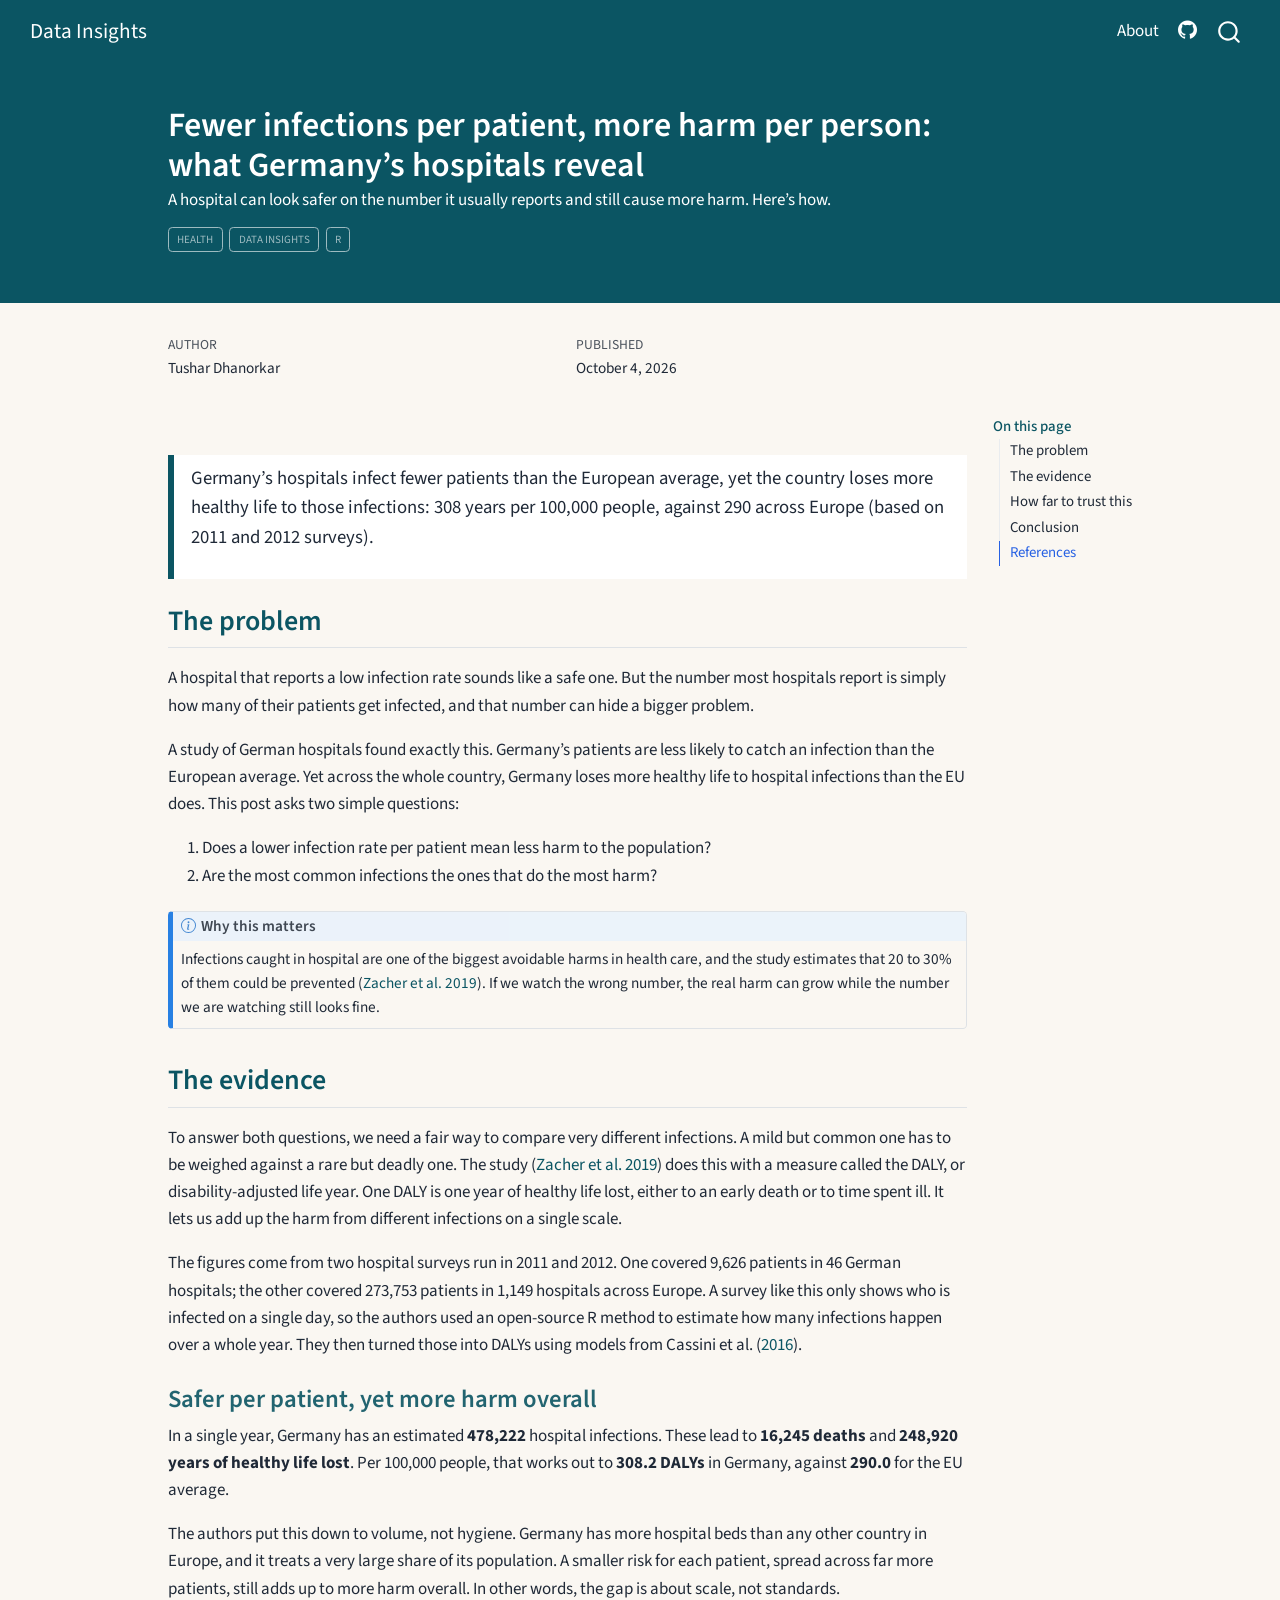
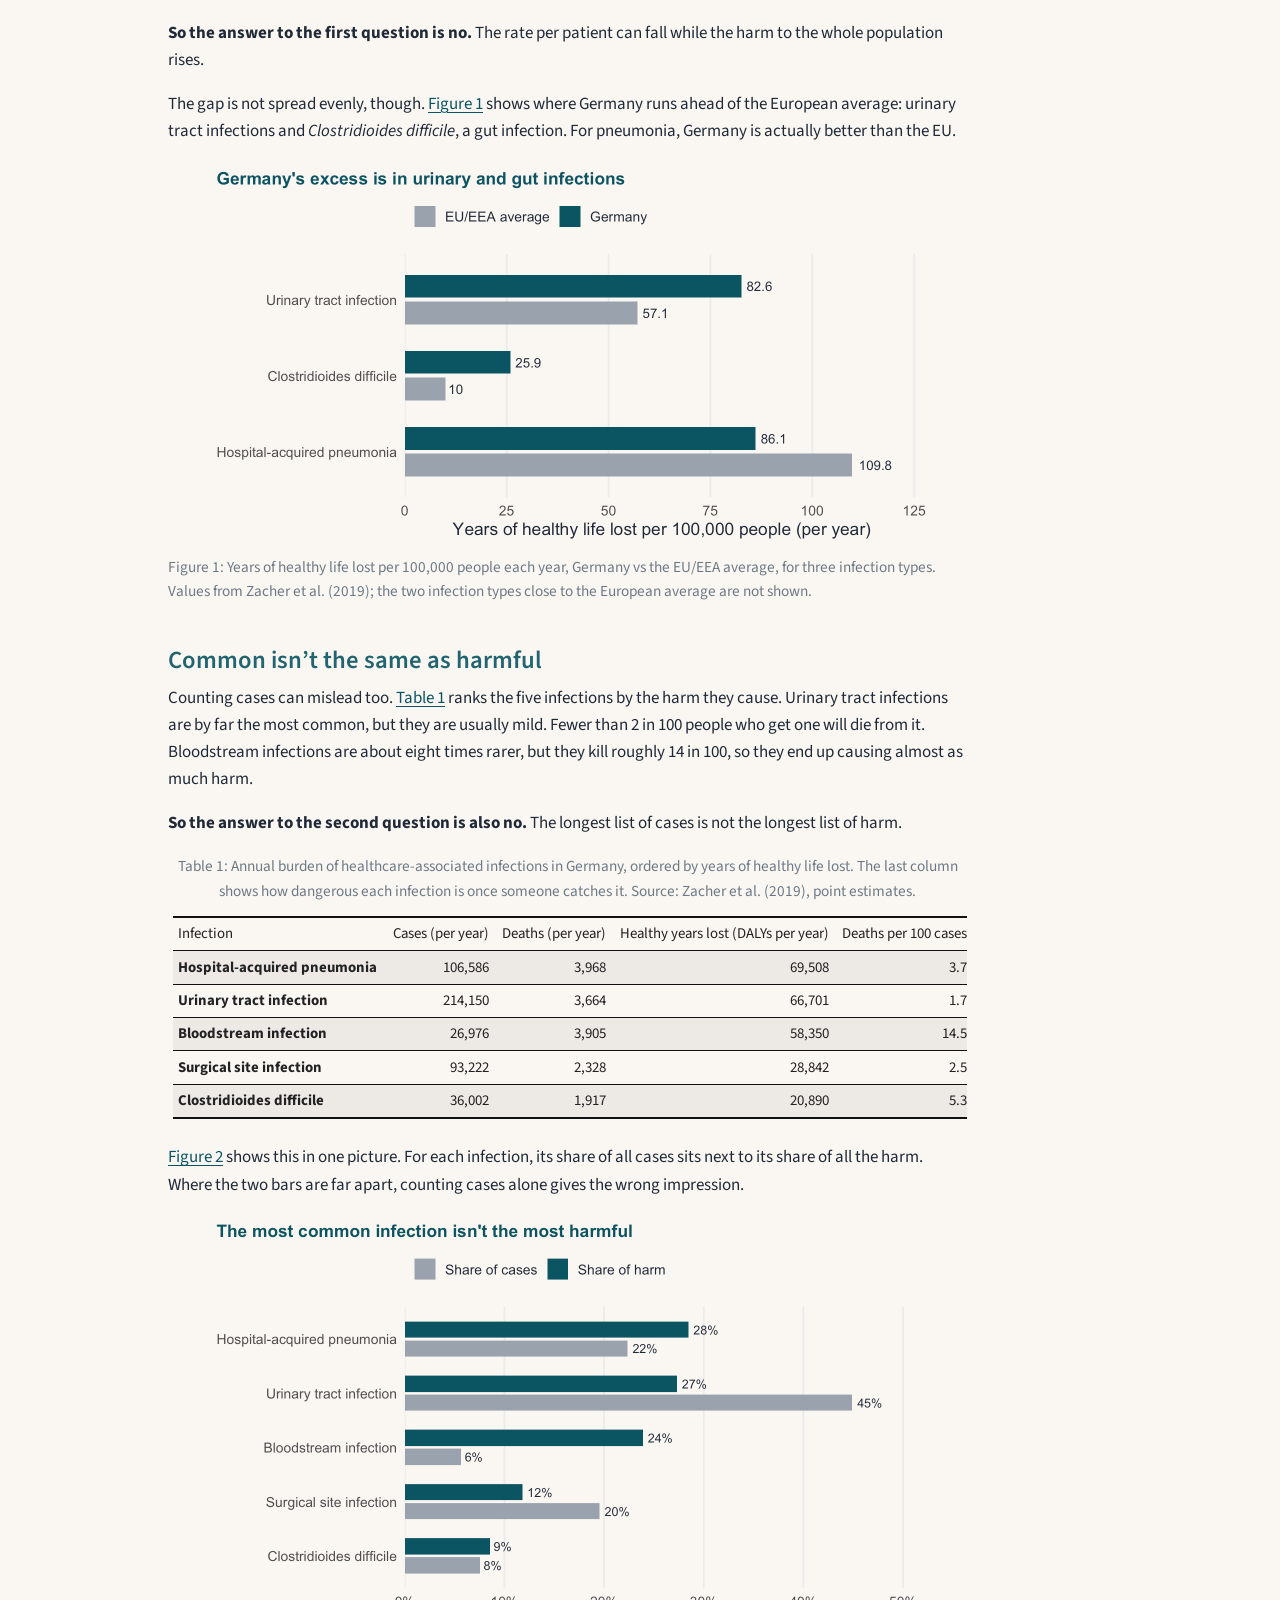
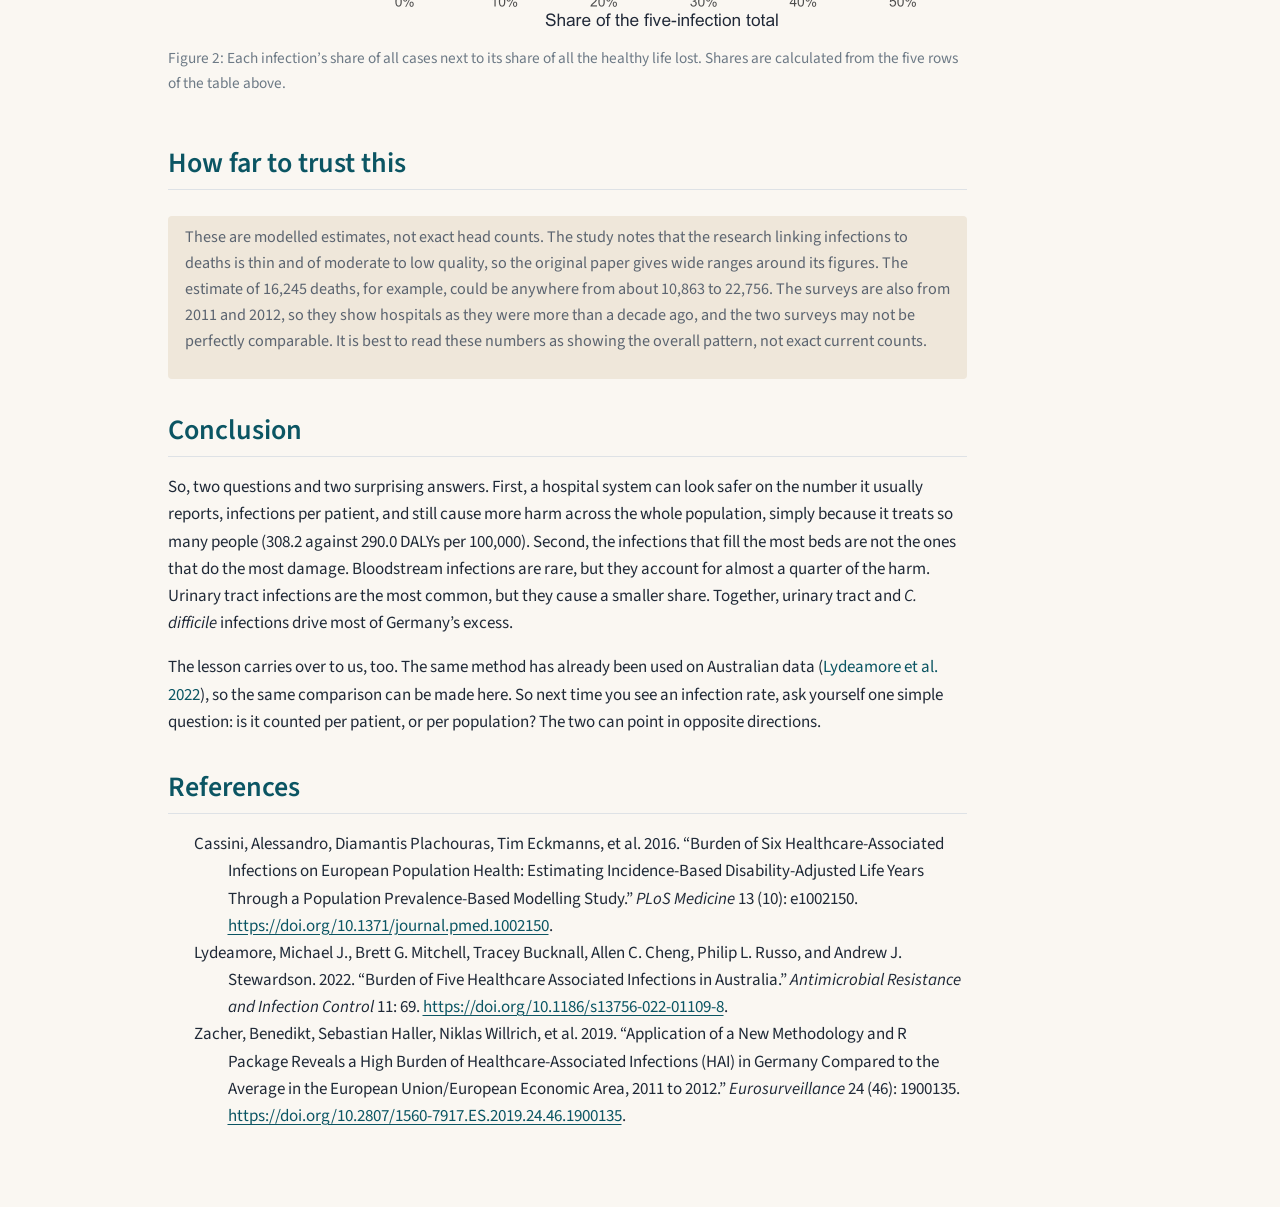
<file: docs/posts/hai-germany/index.html>
<!DOCTYPE html>
<html xmlns="http://www.w3.org/1999/xhtml" lang="en" xml:lang="en"><head>

<meta charset="utf-8">
<meta name="generator" content="quarto-1.9.31">

<meta name="viewport" content="width=device-width, initial-scale=1.0, user-scalable=yes">

<meta name="author" content="Tushar Dhanorkar">
<meta name="dcterms.date" content="2026-10-04">
<meta name="description" content="A hospital can look safer on the number it usually reports and still cause more harm. Here’s how.">

<title>Fewer infections per patient, more harm per person: what Germany’s hospitals reveal – Data Insights</title>
<style>
/* Default styles provided by pandoc.
** See https://pandoc.org/MANUAL.html#variables-for-html for config info.
*/
code{white-space: pre-wrap;}
span.smallcaps{font-variant: small-caps;}
div.columns{display: flex; gap: min(4vw, 1.5em);}
div.column{flex: auto; overflow-x: auto;}
div.hanging-indent{margin-left: 1.5em; text-indent: -1.5em;}
ul.task-list{list-style: none;}
ul.task-list li input[type="checkbox"] {
  width: 0.8em;
  margin: 0 0.8em 0.2em -1em; /* quarto-specific, see https://github.com/quarto-dev/quarto-cli/issues/4556 */ 
  vertical-align: middle;
}
/* CSS for citations */
div.csl-bib-body { }
div.csl-entry {
  clear: both;
}
.hanging-indent div.csl-entry {
  margin-left:2em;
  text-indent:-2em;
}
div.csl-left-margin {
  min-width:2em;
  float:left;
}
div.csl-right-inline {
  margin-left:2em;
  padding-left:1em;
}
div.csl-indent {
  margin-left: 2em;
}</style>


<script src="../../site_libs/quarto-nav/quarto-nav.js"></script>
<script src="../../site_libs/quarto-nav/headroom.min.js"></script>
<script src="../../site_libs/clipboard/clipboard.min.js"></script>
<script src="../../site_libs/quarto-search/autocomplete.umd.js"></script>
<script src="../../site_libs/quarto-search/fuse.min.js"></script>
<script src="../../site_libs/quarto-search/quarto-search.js"></script>
<meta name="quarto:offset" content="../../">
<script src="../../site_libs/quarto-html/quarto.js" type="module"></script>
<script src="../../site_libs/quarto-html/tabsets/tabsets.js" type="module"></script>
<script src="../../site_libs/quarto-html/popper.min.js"></script>
<script src="../../site_libs/quarto-html/tippy.umd.min.js"></script>
<script src="../../site_libs/quarto-html/anchor.min.js"></script>
<link href="../../site_libs/quarto-html/tippy.css" rel="stylesheet">
<link href="../../site_libs/quarto-html/quarto-syntax-highlighting-7c69b197886ae2a34062761d21e44731.css" rel="stylesheet" id="quarto-text-highlighting-styles">
<script src="../../site_libs/bootstrap/bootstrap.min.js"></script>
<link href="../../site_libs/bootstrap/bootstrap-icons.css" rel="stylesheet">
<link href="../../site_libs/bootstrap/bootstrap-158031087360bce0ff56dc785ce39e06.min.css" rel="stylesheet" append-hash="true" id="quarto-bootstrap" data-mode="light">
<script id="quarto-search-options" type="application/json">{
  "location": "navbar",
  "copy-button": false,
  "collapse-after": 3,
  "panel-placement": "end",
  "type": "overlay",
  "limit": 50,
  "keyboard-shortcut": [
    "f",
    "/",
    "s"
  ],
  "show-item-context": false,
  "language": {
    "search-no-results-text": "No results",
    "search-matching-documents-text": "matching documents",
    "search-copy-link-title": "Copy link to search",
    "search-hide-matches-text": "Hide additional matches",
    "search-more-match-text": "more match in this document",
    "search-more-matches-text": "more matches in this document",
    "search-clear-button-title": "Clear",
    "search-text-placeholder": "",
    "search-detached-cancel-button-title": "Cancel",
    "search-submit-button-title": "Submit",
    "search-label": "Search"
  }
}</script>
<script src="../../site_libs/kePrint-0.0.1/kePrint.js"></script>
<link href="../../site_libs/lightable-0.0.1/lightable.css" rel="stylesheet">


<link rel="stylesheet" href="../../styles.css">
</head>

<body class="nav-fixed quarto-light">

<div id="quarto-search-results"></div>
  <header id="quarto-header" class="headroom fixed-top quarto-banner">
    <nav class="navbar navbar-expand-lg " data-bs-theme="dark">
      <div class="navbar-container container-fluid">
      <div class="navbar-brand-container mx-auto">
    <a class="navbar-brand" href="../../index.html">
    <span class="navbar-title">Data Insights</span>
    </a>
  </div>
            <div id="quarto-search" class="" title="Search"></div>
          <button class="navbar-toggler" type="button" data-bs-toggle="collapse" data-bs-target="#navbarCollapse" aria-controls="navbarCollapse" role="menu" aria-expanded="false" aria-label="Toggle navigation" onclick="if (window.quartoToggleHeadroom) { window.quartoToggleHeadroom(); }">
  <span class="navbar-toggler-icon"></span>
</button>
          <div class="collapse navbar-collapse" id="navbarCollapse">
            <ul class="navbar-nav navbar-nav-scroll ms-auto">
  <li class="nav-item">
    <a class="nav-link" href="../../about.html"> 
<span class="menu-text">About</span></a>
  </li>  
  <li class="nav-item compact">
    <a class="nav-link" href="https://github.com/dhanorkartushar2au-lgtm"> <i class="bi bi-github" role="img">
</i> 
<span class="menu-text"></span></a>
  </li>  
</ul>
          </div> <!-- /navcollapse -->
            <div class="quarto-navbar-tools">
</div>
      </div> <!-- /container-fluid -->
    </nav>
</header>
<!-- content -->
<header id="title-block-header" class="quarto-title-block default page-columns page-full">
  <div class="quarto-title-banner page-columns page-full">
    <div class="quarto-title column-body">
      <h1 class="title">Fewer infections per patient, more harm per person: what Germany’s hospitals reveal</h1>
                  <div>
        <div class="description">
          A hospital can look safer on the number it usually reports and still cause more harm. Here’s how.
        </div>
      </div>
                          <div class="quarto-categories">
                <div class="quarto-category">health</div>
                <div class="quarto-category">data insights</div>
                <div class="quarto-category">R</div>
              </div>
                  </div>
  </div>
    
  
  <div class="quarto-title-meta">

      <div>
      <div class="quarto-title-meta-heading">Author</div>
      <div class="quarto-title-meta-contents">
               <p>Tushar Dhanorkar </p>
            </div>
    </div>
      
      <div>
      <div class="quarto-title-meta-heading">Published</div>
      <div class="quarto-title-meta-contents">
        <p class="date">October 4, 2026</p>
      </div>
    </div>
    
      
    </div>
    
  
  </header><div id="quarto-content" class="quarto-container page-columns page-rows-contents page-layout-article page-navbar">
<!-- sidebar -->
<!-- margin-sidebar -->
    <div id="quarto-margin-sidebar" class="sidebar margin-sidebar">
        <nav id="TOC" role="doc-toc" class="toc-active">
    <h2 id="toc-title">On this page</h2>
   
  <ul>
  <li><a href="#the-problem" id="toc-the-problem" class="nav-link active" data-scroll-target="#the-problem">The problem</a></li>
  <li><a href="#the-evidence" id="toc-the-evidence" class="nav-link" data-scroll-target="#the-evidence">The evidence</a>
  <ul class="collapse">
  <li><a href="#safer-per-patient-yet-more-harm-overall" id="toc-safer-per-patient-yet-more-harm-overall" class="nav-link" data-scroll-target="#safer-per-patient-yet-more-harm-overall">Safer per patient, yet more harm overall</a></li>
  <li><a href="#common-isnt-the-same-as-harmful" id="toc-common-isnt-the-same-as-harmful" class="nav-link" data-scroll-target="#common-isnt-the-same-as-harmful">Common isn’t the same as harmful</a></li>
  </ul></li>
  <li><a href="#how-far-to-trust-this" id="toc-how-far-to-trust-this" class="nav-link" data-scroll-target="#how-far-to-trust-this">How far to trust this</a></li>
  <li><a href="#conclusion" id="toc-conclusion" class="nav-link" data-scroll-target="#conclusion">Conclusion</a></li>
  <li><a href="#references" id="toc-references" class="nav-link" data-scroll-target="#references">References</a></li>
  </ul>
</nav>
    </div>
<!-- main -->
<main class="content quarto-banner-title-block" id="quarto-document-content">





<div class="finding">
<p>Germany’s hospitals infect fewer patients than the European average, yet the country loses more healthy life to those infections: 308 years per 100,000 people, against 290 across Europe (based on 2011 and 2012 surveys).</p>
</div>
<section id="the-problem" class="level2">
<h2 class="anchored" data-anchor-id="the-problem">The problem</h2>
<p>A hospital that reports a low infection rate sounds like a safe one. But the number most hospitals report is simply how many of their patients get infected, and that number can hide a bigger problem.</p>
<p>A study of German hospitals found exactly this. Germany’s patients are less likely to catch an infection than the European average. Yet across the whole country, Germany loses more healthy life to hospital infections than the EU does. This post asks two simple questions:</p>
<ol type="1">
<li>Does a lower infection rate per patient mean less harm to the population?</li>
<li>Are the most common infections the ones that do the most harm?</li>
</ol>
<div class="callout callout-style-default callout-note callout-titled">
<div class="callout-header d-flex align-content-center">
<div class="callout-icon-container">
<i class="callout-icon"></i>
</div>
<div class="callout-title-container flex-fill">
<span class="screen-reader-only">Note</span>Why this matters
</div>
</div>
<div class="callout-body-container callout-body">
<p>Infections caught in hospital are one of the biggest avoidable harms in health care, and the study estimates that 20 to 30% of them could be prevented <span class="citation" data-cites="zacher2019">(<a href="#ref-zacher2019" role="doc-biblioref">Zacher et al. 2019</a>)</span>. If we watch the wrong number, the real harm can grow while the number we are watching still looks fine.</p>
</div>
</div>
</section>
<section id="the-evidence" class="level2">
<h2 class="anchored" data-anchor-id="the-evidence">The evidence</h2>
<p>To answer both questions, we need a fair way to compare very different infections. A mild but common one has to be weighed against a rare but deadly one. The study <span class="citation" data-cites="zacher2019">(<a href="#ref-zacher2019" role="doc-biblioref">Zacher et al. 2019</a>)</span> does this with a measure called the DALY, or disability-adjusted life year. One DALY is one year of healthy life lost, either to an early death or to time spent ill.&nbsp;It lets us add up the harm from different infections on a single scale.</p>
<p>The figures come from two hospital surveys run in 2011 and 2012. One covered 9,626 patients in 46 German hospitals; the other covered 273,753 patients in 1,149 hospitals across Europe. A survey like this only shows who is infected on a single day, so the authors used an open-source R method to estimate how many infections happen over a whole year. They then turned those into DALYs using models from <span class="citation" data-cites="cassini2016">Cassini et al. (<a href="#ref-cassini2016" role="doc-biblioref">2016</a>)</span>.</p>
<section id="safer-per-patient-yet-more-harm-overall" class="level3">
<h3 class="anchored" data-anchor-id="safer-per-patient-yet-more-harm-overall">Safer per patient, yet more harm overall</h3>
<p>In a single year, Germany has an estimated <strong>478,222</strong> hospital infections. These lead to <strong>16,245 deaths</strong> and <strong>248,920 years of healthy life lost</strong>. Per 100,000 people, that works out to <strong>308.2 DALYs</strong> in Germany, against <strong>290.0</strong> for the EU average.</p>
<p>The authors put this down to volume, not hygiene. Germany has more hospital beds than any other country in Europe, and it treats a very large share of its population. A smaller risk for each patient, spread across far more patients, still adds up to more harm overall. In other words, the gap is about scale, not standards.</p>
<p><strong>So the answer to the first question is no.</strong> The rate per patient can fall while the harm to the whole population rises.</p>
<p>The gap is not spread evenly, though. <a href="#fig-germany-eu" class="quarto-xref">Figure&nbsp;1</a> shows where Germany runs ahead of the European average: urinary tract infections and <em>Clostridioides difficile</em>, a gut infection. For pneumonia, Germany is actually better than the EU.</p>
<div class="cell">
<div class="cell-output-display">
<div id="fig-germany-eu" class="quarto-float quarto-figure quarto-figure-center anchored" alt="Grouped bar chart comparing Germany with the EU/EEA average. Germany is higher for urinary tract infection (82.6 vs 57.1) and C. difficile (25.9 vs 10.0), and lower for hospital-acquired pneumonia (86.1 vs 109.8).">
<figure class="quarto-float quarto-float-fig figure">
<div aria-describedby="fig-germany-eu-caption-0ceaefa1-69ba-4598-a22c-09a6ac19f8ca">
<img src="index_files/figure-html/fig-germany-eu-1.png" class="img-fluid figure-img" alt="Grouped bar chart comparing Germany with the EU/EEA average. Germany is higher for urinary tract infection (82.6 vs 57.1) and C. difficile (25.9 vs 10.0), and lower for hospital-acquired pneumonia (86.1 vs 109.8)." width="720">
</div>
<figcaption class="quarto-float-caption-bottom quarto-float-caption quarto-float-fig" id="fig-germany-eu-caption-0ceaefa1-69ba-4598-a22c-09a6ac19f8ca">
Figure&nbsp;1: Years of healthy life lost per 100,000 people each year, Germany vs the EU/EEA average, for three infection types. Values from Zacher et al.&nbsp;(2019); the two infection types close to the European average are not shown.
</figcaption>
</figure>
</div>
</div>
</div>
</section>
<section id="common-isnt-the-same-as-harmful" class="level3">
<h3 class="anchored" data-anchor-id="common-isnt-the-same-as-harmful">Common isn’t the same as harmful</h3>
<p>Counting cases can mislead too. <a href="#tbl-burden" class="quarto-xref">Table&nbsp;1</a> ranks the five infections by the harm they cause. Urinary tract infections are by far the most common, but they are usually mild. Fewer than 2 in 100 people who get one will die from it. Bloodstream infections are about eight times rarer, but they kill roughly 14 in 100, so they end up causing almost as much harm.</p>
<p><strong>So the answer to the second question is also no.</strong> The longest list of cases is not the longest list of harm.</p>
<div class="cell">
<div id="tbl-burden" class="cell quarto-float quarto-figure quarto-figure-center anchored">
<figure class="quarto-float quarto-float-tbl figure">
<figcaption class="quarto-float-caption-top quarto-float-caption quarto-float-tbl" id="tbl-burden-caption-0ceaefa1-69ba-4598-a22c-09a6ac19f8ca">
Table&nbsp;1: Annual burden of healthcare-associated infections in Germany, ordered by years of healthy life lost. The last column shows how dangerous each infection is once someone catches it. Source: Zacher et al.&nbsp;(2019), point estimates.
</figcaption>
<div aria-describedby="tbl-burden-caption-0ceaefa1-69ba-4598-a22c-09a6ac19f8ca">
<div class="cell-output-display">
<table class="lightable-classic cell caption-top table table-sm table-striped small">
<thead>
<tr class="header">
<th style="text-align: left;" data-quarto-table-cell-role="th">Infection</th>
<th style="text-align: right;" data-quarto-table-cell-role="th">Cases (per year)</th>
<th style="text-align: right;" data-quarto-table-cell-role="th">Deaths (per year)</th>
<th style="text-align: right;" data-quarto-table-cell-role="th">Healthy years lost (DALYs per year)</th>
<th style="text-align: right;" data-quarto-table-cell-role="th">Deaths per 100 cases</th>
</tr>
</thead>
<tbody>
<tr class="odd">
<td style="text-align: left; font-weight: bold;">Hospital-acquired pneumonia</td>
<td style="text-align: right;">106,586</td>
<td style="text-align: right;">3,968</td>
<td style="text-align: right;">69,508</td>
<td style="text-align: right;">3.7</td>
</tr>
<tr class="even">
<td style="text-align: left; font-weight: bold;">Urinary tract infection</td>
<td style="text-align: right;">214,150</td>
<td style="text-align: right;">3,664</td>
<td style="text-align: right;">66,701</td>
<td style="text-align: right;">1.7</td>
</tr>
<tr class="odd">
<td style="text-align: left; font-weight: bold;">Bloodstream infection</td>
<td style="text-align: right;">26,976</td>
<td style="text-align: right;">3,905</td>
<td style="text-align: right;">58,350</td>
<td style="text-align: right;">14.5</td>
</tr>
<tr class="even">
<td style="text-align: left; font-weight: bold;">Surgical site infection</td>
<td style="text-align: right;">93,222</td>
<td style="text-align: right;">2,328</td>
<td style="text-align: right;">28,842</td>
<td style="text-align: right;">2.5</td>
</tr>
<tr class="odd">
<td style="text-align: left; font-weight: bold;">Clostridioides difficile</td>
<td style="text-align: right;">36,002</td>
<td style="text-align: right;">1,917</td>
<td style="text-align: right;">20,890</td>
<td style="text-align: right;">5.3</td>
</tr>
</tbody>
</table>
</div>
</div>
</figure>
</div>
</div>
<p><a href="#fig-share" class="quarto-xref">Figure&nbsp;2</a> shows this in one picture. For each infection, its share of all cases sits next to its share of all the harm. Where the two bars are far apart, counting cases alone gives the wrong impression.</p>
<div class="cell">
<div class="cell-output-display">
<div id="fig-share" class="quarto-float quarto-figure quarto-figure-center anchored" alt="Grouped bar chart for five infection types showing share of cases against share of harm. Urinary tract infection has 45% of cases but 27% of harm; bloodstream infection has 6% of cases but 24% of harm.">
<figure class="quarto-float quarto-float-fig figure">
<div aria-describedby="fig-share-caption-0ceaefa1-69ba-4598-a22c-09a6ac19f8ca">
<img src="index_files/figure-html/fig-share-1.png" class="img-fluid figure-img" alt="Grouped bar chart for five infection types showing share of cases against share of harm. Urinary tract infection has 45% of cases but 27% of harm; bloodstream infection has 6% of cases but 24% of harm." width="720">
</div>
<figcaption class="quarto-float-caption-bottom quarto-float-caption quarto-float-fig" id="fig-share-caption-0ceaefa1-69ba-4598-a22c-09a6ac19f8ca">
Figure&nbsp;2: Each infection’s share of all cases next to its share of all the healthy life lost. Shares are calculated from the five rows of the table above.
</figcaption>
</figure>
</div>
</div>
</div>
</section>
</section>
<section id="how-far-to-trust-this" class="level2">
<h2 class="anchored" data-anchor-id="how-far-to-trust-this">How far to trust this</h2>
<div class="methods-note">
<p>These are modelled estimates, not exact head counts. The study notes that the research linking infections to deaths is thin and of moderate to low quality, so the original paper gives wide ranges around its figures. The estimate of 16,245 deaths, for example, could be anywhere from about 10,863 to 22,756. The surveys are also from 2011 and 2012, so they show hospitals as they were more than a decade ago, and the two surveys may not be perfectly comparable. It is best to read these numbers as showing the overall pattern, not exact current counts.</p>
</div>
</section>
<section id="conclusion" class="level2">
<h2 class="anchored" data-anchor-id="conclusion">Conclusion</h2>
<p>So, two questions and two surprising answers. First, a hospital system can look safer on the number it usually reports, infections per patient, and still cause more harm across the whole population, simply because it treats so many people (308.2 against 290.0 DALYs per 100,000). Second, the infections that fill the most beds are not the ones that do the most damage. Bloodstream infections are rare, but they account for almost a quarter of the harm. Urinary tract infections are the most common, but they cause a smaller share. Together, urinary tract and <em>C. difficile</em> infections drive most of Germany’s excess.</p>
<p>The lesson carries over to us, too. The same method has already been used on Australian data <span class="citation" data-cites="lydeamore2022">(<a href="#ref-lydeamore2022" role="doc-biblioref">Lydeamore et al. 2022</a>)</span>, so the same comparison can be made here. So next time you see an infection rate, ask yourself one simple question: is it counted per patient, or per population? The two can point in opposite directions.</p>
</section>
<section id="references" class="level2">
<h2 class="anchored" data-anchor-id="references">References</h2>
<div id="refs" class="references csl-bib-body hanging-indent" role="list">
<div id="ref-cassini2016" class="csl-entry" role="listitem">
Cassini, Alessandro, Diamantis Plachouras, Tim Eckmanns, et al. 2016. <span>“Burden of Six Healthcare-Associated Infections on <span>European</span> Population Health: Estimating Incidence-Based Disability-Adjusted Life Years Through a Population Prevalence-Based Modelling Study.”</span> <em>PLoS Medicine</em> 13 (10): e1002150. <a href="https://doi.org/10.1371/journal.pmed.1002150">https://doi.org/10.1371/journal.pmed.1002150</a>.
</div>
<div id="ref-lydeamore2022" class="csl-entry" role="listitem">
Lydeamore, Michael J., Brett G. Mitchell, Tracey Bucknall, Allen C. Cheng, Philip L. Russo, and Andrew J. Stewardson. 2022. <span>“Burden of Five Healthcare Associated Infections in <span>Australia</span>.”</span> <em>Antimicrobial Resistance and Infection Control</em> 11: 69. <a href="https://doi.org/10.1186/s13756-022-01109-8">https://doi.org/10.1186/s13756-022-01109-8</a>.
</div>
<div id="ref-zacher2019" class="csl-entry" role="listitem">
Zacher, Benedikt, Sebastian Haller, Niklas Willrich, et al. 2019. <span>“Application of a New Methodology and <span>R</span> Package Reveals a High Burden of Healthcare-Associated Infections (<span>HAI</span>) in <span>Germany</span> Compared to the Average in the <span>European Union</span>/<span>European Economic Area</span>, 2011 to 2012.”</span> <em>Eurosurveillance</em> 24 (46): 1900135. <a href="https://doi.org/10.2807/1560-7917.ES.2019.24.46.1900135">https://doi.org/10.2807/1560-7917.ES.2019.24.46.1900135</a>.
</div>
</div>


</section>

</main> <!-- /main -->
<script id="quarto-html-after-body" type="application/javascript">
  window.document.addEventListener("DOMContentLoaded", function (event) {
    const icon = "";
    const anchorJS = new window.AnchorJS();
    anchorJS.options = {
      placement: 'right',
      icon: icon
    };
    anchorJS.add('.anchored');
    const isCodeAnnotation = (el) => {
      for (const clz of el.classList) {
        if (clz.startsWith('code-annotation-')) {                     
          return true;
        }
      }
      return false;
    }
    const onCopySuccess = function(e) {
      // button target
      const button = e.trigger;
      // don't keep focus
      button.blur();
      // flash "checked"
      button.classList.add('code-copy-button-checked');
      var currentTitle = button.getAttribute("title");
      button.setAttribute("title", "Copied!");
      let tooltip;
      if (window.bootstrap) {
        button.setAttribute("data-bs-toggle", "tooltip");
        button.setAttribute("data-bs-placement", "left");
        button.setAttribute("data-bs-title", "Copied!");
        tooltip = new bootstrap.Tooltip(button, 
          { trigger: "manual", 
            customClass: "code-copy-button-tooltip",
            offset: [0, -8]});
        tooltip.show();    
      }
      setTimeout(function() {
        if (tooltip) {
          tooltip.hide();
          button.removeAttribute("data-bs-title");
          button.removeAttribute("data-bs-toggle");
          button.removeAttribute("data-bs-placement");
        }
        button.setAttribute("title", currentTitle);
        button.classList.remove('code-copy-button-checked');
      }, 1000);
      // clear code selection
      e.clearSelection();
    }
    const getTextToCopy = function(trigger) {
      const outerScaffold = trigger.parentElement.cloneNode(true);
      const codeEl = outerScaffold.querySelector('code');
      for (const childEl of codeEl.children) {
        if (isCodeAnnotation(childEl)) {
          childEl.remove();
        }
      }
      return codeEl.innerText;
    }
    const clipboard = new window.ClipboardJS('.code-copy-button:not([data-in-quarto-modal])', {
      text: getTextToCopy
    });
    clipboard.on('success', onCopySuccess);
    if (window.document.getElementById('quarto-embedded-source-code-modal')) {
      const clipboardModal = new window.ClipboardJS('.code-copy-button[data-in-quarto-modal]', {
        text: getTextToCopy,
        container: window.document.getElementById('quarto-embedded-source-code-modal')
      });
      clipboardModal.on('success', onCopySuccess);
    }
      var localhostRegex = new RegExp(/^(?:http|https):\/\/localhost\:?[0-9]*\//);
      var mailtoRegex = new RegExp(/^mailto:/);
        var filterRegex = new RegExp('/' + window.location.host + '/');
      var isInternal = (href) => {
          return filterRegex.test(href) || localhostRegex.test(href) || mailtoRegex.test(href);
      }
      // Inspect non-navigation links and adorn them if external
     var links = window.document.querySelectorAll('a[href]:not(.nav-link):not(.navbar-brand):not(.toc-action):not(.sidebar-link):not(.sidebar-item-toggle):not(.pagination-link):not(.no-external):not([aria-hidden]):not(.dropdown-item):not(.quarto-navigation-tool):not(.about-link)');
      for (var i=0; i<links.length; i++) {
        const link = links[i];
        if (!isInternal(link.href)) {
          // undo the damage that might have been done by quarto-nav.js in the case of
          // links that we want to consider external
          if (link.dataset.originalHref !== undefined) {
            link.href = link.dataset.originalHref;
          }
        }
      }
    function tippyHover(el, contentFn, onTriggerFn, onUntriggerFn) {
      const config = {
        allowHTML: true,
        maxWidth: 500,
        delay: 100,
        arrow: false,
        appendTo: function(el) {
            return el.parentElement;
        },
        interactive: true,
        interactiveBorder: 10,
        theme: 'quarto',
        placement: 'bottom-start',
      };
      if (contentFn) {
        config.content = contentFn;
      }
      if (onTriggerFn) {
        config.onTrigger = onTriggerFn;
      }
      if (onUntriggerFn) {
        config.onUntrigger = onUntriggerFn;
      }
      window.tippy(el, config); 
    }
    const noterefs = window.document.querySelectorAll('a[role="doc-noteref"]');
    for (var i=0; i<noterefs.length; i++) {
      const ref = noterefs[i];
      tippyHover(ref, function() {
        // use id or data attribute instead here
        let href = ref.getAttribute('data-footnote-href') || ref.getAttribute('href');
        try { href = new URL(href).hash; } catch {}
        const id = href.replace(/^#\/?/, "");
        const note = window.document.getElementById(id);
        if (note) {
          return note.innerHTML;
        } else {
          return "";
        }
      });
    }
    const xrefs = window.document.querySelectorAll('a.quarto-xref');
    const processXRef = (id, note) => {
      // Strip column container classes
      const stripColumnClz = (el) => {
        el.classList.remove("page-full", "page-columns");
        if (el.children) {
          for (const child of el.children) {
            stripColumnClz(child);
          }
        }
      }
      stripColumnClz(note)
      if (id === null || id.startsWith('sec-')) {
        // Special case sections, only their first couple elements
        const container = document.createElement("div");
        if (note.children && note.children.length > 2) {
          container.appendChild(note.children[0].cloneNode(true));
          for (let i = 1; i < note.children.length; i++) {
            const child = note.children[i];
            if (child.tagName === "P" && child.innerText === "") {
              continue;
            } else {
              container.appendChild(child.cloneNode(true));
              break;
            }
          }
          if (window.Quarto?.typesetMath) {
            window.Quarto.typesetMath(container);
          }
          return container.innerHTML
        } else {
          if (window.Quarto?.typesetMath) {
            window.Quarto.typesetMath(note);
          }
          return note.innerHTML;
        }
      } else {
        // Remove any anchor links if they are present
        const anchorLink = note.querySelector('a.anchorjs-link');
        if (anchorLink) {
          anchorLink.remove();
        }
        if (window.Quarto?.typesetMath) {
          window.Quarto.typesetMath(note);
        }
        if (note.classList.contains("callout")) {
          return note.outerHTML;
        } else {
          return note.innerHTML;
        }
      }
    }
    for (var i=0; i<xrefs.length; i++) {
      const xref = xrefs[i];
      tippyHover(xref, undefined, function(instance) {
        instance.disable();
        let url = xref.getAttribute('href');
        let hash = undefined; 
        if (url.startsWith('#')) {
          hash = url;
        } else {
          try { hash = new URL(url).hash; } catch {}
        }
        if (hash) {
          const id = hash.replace(/^#\/?/, "");
          const note = window.document.getElementById(id);
          if (note !== null) {
            try {
              const html = processXRef(id, note.cloneNode(true));
              instance.setContent(html);
            } finally {
              instance.enable();
              instance.show();
            }
          } else {
            // See if we can fetch this
            fetch(url.split('#')[0])
            .then(res => res.text())
            .then(html => {
              const parser = new DOMParser();
              const htmlDoc = parser.parseFromString(html, "text/html");
              const note = htmlDoc.getElementById(id);
              if (note !== null) {
                const html = processXRef(id, note);
                instance.setContent(html);
              } 
            }).finally(() => {
              instance.enable();
              instance.show();
            });
          }
        } else {
          // See if we can fetch a full url (with no hash to target)
          // This is a special case and we should probably do some content thinning / targeting
          fetch(url)
          .then(res => res.text())
          .then(html => {
            const parser = new DOMParser();
            const htmlDoc = parser.parseFromString(html, "text/html");
            const note = htmlDoc.querySelector('main.content');
            if (note !== null) {
              // This should only happen for chapter cross references
              // (since there is no id in the URL)
              // remove the first header
              if (note.children.length > 0 && note.children[0].tagName === "HEADER") {
                note.children[0].remove();
              }
              const html = processXRef(null, note);
              instance.setContent(html);
            } 
          }).finally(() => {
            instance.enable();
            instance.show();
          });
        }
      }, function(instance) {
      });
    }
        let selectedAnnoteEl;
        const selectorForAnnotation = ( cell, annotation) => {
          let cellAttr = 'data-code-cell="' + cell + '"';
          let lineAttr = 'data-code-annotation="' +  annotation + '"';
          const selector = 'span[' + cellAttr + '][' + lineAttr + ']';
          return selector;
        }
        const selectCodeLines = (annoteEl) => {
          const doc = window.document;
          const targetCell = annoteEl.getAttribute("data-target-cell");
          const targetAnnotation = annoteEl.getAttribute("data-target-annotation");
          const annoteSpan = window.document.querySelector(selectorForAnnotation(targetCell, targetAnnotation));
          const lines = annoteSpan.getAttribute("data-code-lines").split(",");
          const lineIds = lines.map((line) => {
            return targetCell + "-" + line;
          })
          let top = null;
          let height = null;
          let parent = null;
          if (lineIds.length > 0) {
              //compute the position of the single el (top and bottom and make a div)
              const el = window.document.getElementById(lineIds[0]);
              top = el.offsetTop;
              height = el.offsetHeight;
              parent = el.parentElement.parentElement;
            if (lineIds.length > 1) {
              const lastEl = window.document.getElementById(lineIds[lineIds.length - 1]);
              const bottom = lastEl.offsetTop + lastEl.offsetHeight;
              height = bottom - top;
            }
            if (top !== null && height !== null && parent !== null) {
              // cook up a div (if necessary) and position it 
              let div = window.document.getElementById("code-annotation-line-highlight");
              if (div === null) {
                div = window.document.createElement("div");
                div.setAttribute("id", "code-annotation-line-highlight");
                div.style.position = 'absolute';
                parent.appendChild(div);
              }
              div.style.top = top - 2 + "px";
              div.style.height = height + 4 + "px";
              div.style.left = 0;
              let gutterDiv = window.document.getElementById("code-annotation-line-highlight-gutter");
              if (gutterDiv === null) {
                gutterDiv = window.document.createElement("div");
                gutterDiv.setAttribute("id", "code-annotation-line-highlight-gutter");
                gutterDiv.style.position = 'absolute';
                const codeCell = window.document.getElementById(targetCell);
                const gutter = codeCell.querySelector('.code-annotation-gutter');
                gutter.appendChild(gutterDiv);
              }
              gutterDiv.style.top = top - 2 + "px";
              gutterDiv.style.height = height + 4 + "px";
            }
            selectedAnnoteEl = annoteEl;
          }
        };
        const unselectCodeLines = () => {
          const elementsIds = ["code-annotation-line-highlight", "code-annotation-line-highlight-gutter"];
          elementsIds.forEach((elId) => {
            const div = window.document.getElementById(elId);
            if (div) {
              div.remove();
            }
          });
          selectedAnnoteEl = undefined;
        };
          // Handle positioning of the toggle
      window.addEventListener(
        "resize",
        throttle(() => {
          elRect = undefined;
          if (selectedAnnoteEl) {
            selectCodeLines(selectedAnnoteEl);
          }
        }, 10)
      );
      function throttle(fn, ms) {
      let throttle = false;
      let timer;
        return (...args) => {
          if(!throttle) { // first call gets through
              fn.apply(this, args);
              throttle = true;
          } else { // all the others get throttled
              if(timer) clearTimeout(timer); // cancel #2
              timer = setTimeout(() => {
                fn.apply(this, args);
                timer = throttle = false;
              }, ms);
          }
        };
      }
        // Attach click handler to the DT
        const annoteDls = window.document.querySelectorAll('dt[data-target-cell]');
        for (const annoteDlNode of annoteDls) {
          annoteDlNode.addEventListener('click', (event) => {
            const clickedEl = event.target;
            if (clickedEl !== selectedAnnoteEl) {
              unselectCodeLines();
              const activeEl = window.document.querySelector('dt[data-target-cell].code-annotation-active');
              if (activeEl) {
                activeEl.classList.remove('code-annotation-active');
              }
              selectCodeLines(clickedEl);
              clickedEl.classList.add('code-annotation-active');
            } else {
              // Unselect the line
              unselectCodeLines();
              clickedEl.classList.remove('code-annotation-active');
            }
          });
        }
    const findCites = (el) => {
      const parentEl = el.parentElement;
      if (parentEl) {
        const cites = parentEl.dataset.cites;
        if (cites) {
          return {
            el,
            cites: cites.split(' ')
          };
        } else {
          return findCites(el.parentElement)
        }
      } else {
        return undefined;
      }
    };
    var bibliorefs = window.document.querySelectorAll('a[role="doc-biblioref"]');
    for (var i=0; i<bibliorefs.length; i++) {
      const ref = bibliorefs[i];
      const citeInfo = findCites(ref);
      if (citeInfo) {
        tippyHover(citeInfo.el, function() {
          var popup = window.document.createElement('div');
          citeInfo.cites.forEach(function(cite) {
            var citeDiv = window.document.createElement('div');
            citeDiv.classList.add('hanging-indent');
            citeDiv.classList.add('csl-entry');
            var biblioDiv = window.document.getElementById('ref-' + cite);
            if (biblioDiv) {
              citeDiv.innerHTML = biblioDiv.innerHTML;
            }
            popup.appendChild(citeDiv);
          });
          return popup.innerHTML;
        });
      }
    }
  });
  </script>
</div> <!-- /content -->




</body></html>
</file>
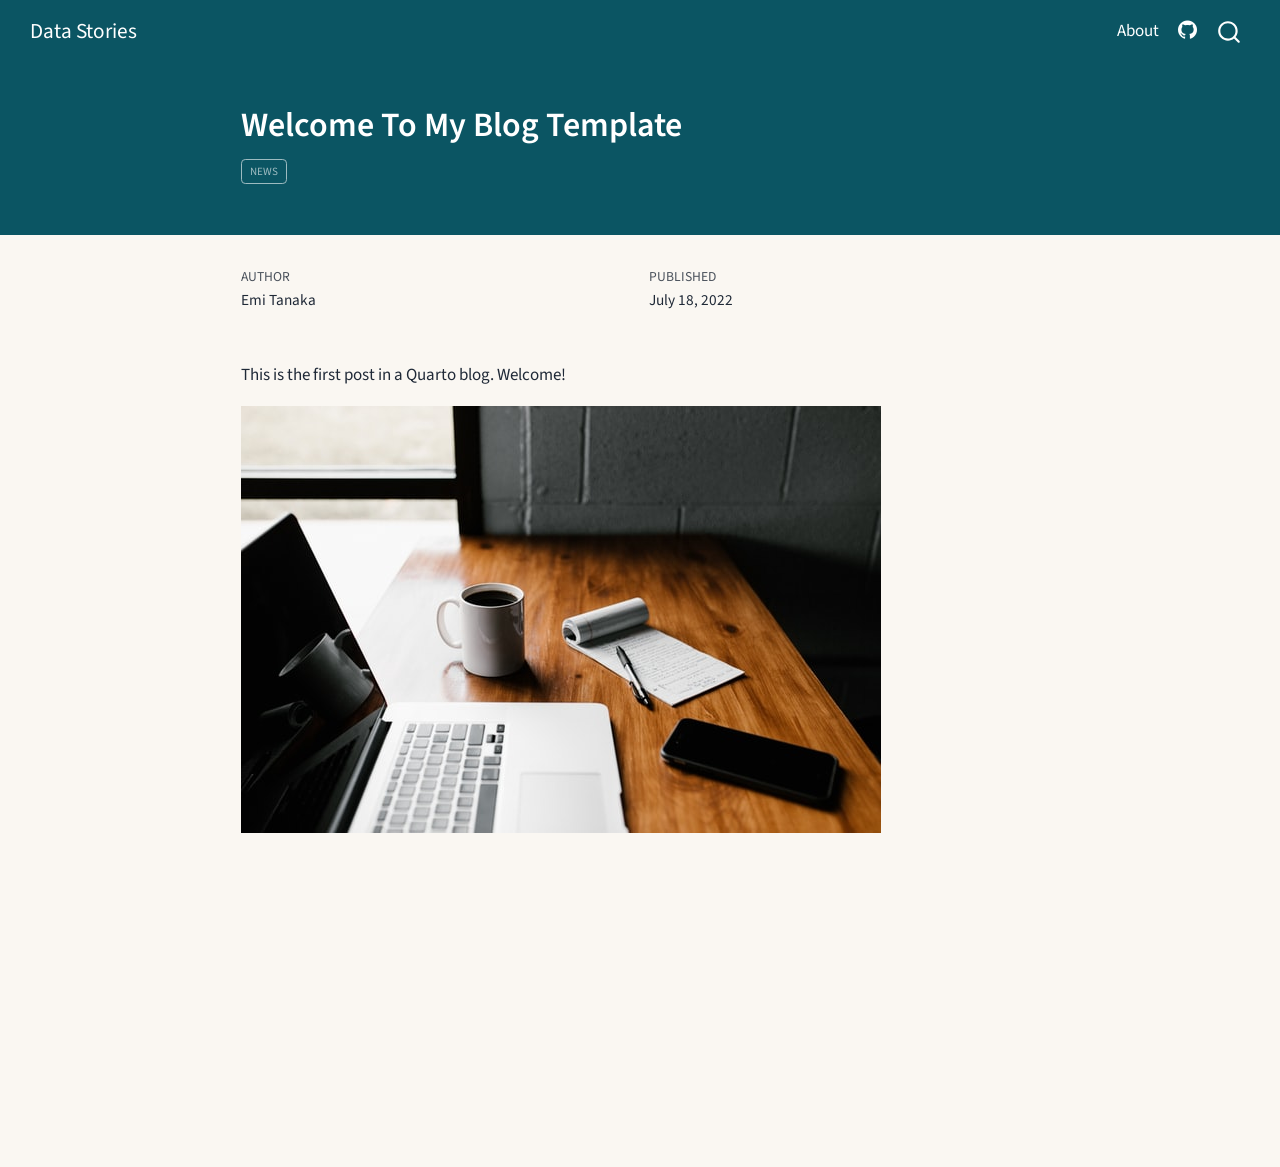
<file: docs/posts/welcome/index.html>
<!DOCTYPE html>
<html xmlns="http://www.w3.org/1999/xhtml" lang="en" xml:lang="en"><head>

<meta charset="utf-8">
<meta name="generator" content="quarto-1.9.31">

<meta name="viewport" content="width=device-width, initial-scale=1.0, user-scalable=yes">

<meta name="author" content="Emi Tanaka">
<meta name="dcterms.date" content="2022-07-18">

<title>Welcome To My Blog Template – Data Stories</title>
<style>
/* Default styles provided by pandoc.
** See https://pandoc.org/MANUAL.html#variables-for-html for config info.
*/
code{white-space: pre-wrap;}
span.smallcaps{font-variant: small-caps;}
div.columns{display: flex; gap: min(4vw, 1.5em);}
div.column{flex: auto; overflow-x: auto;}
div.hanging-indent{margin-left: 1.5em; text-indent: -1.5em;}
ul.task-list{list-style: none;}
ul.task-list li input[type="checkbox"] {
  width: 0.8em;
  margin: 0 0.8em 0.2em -1em; /* quarto-specific, see https://github.com/quarto-dev/quarto-cli/issues/4556 */ 
  vertical-align: middle;
}
</style>


<script src="../../site_libs/quarto-nav/quarto-nav.js"></script>
<script src="../../site_libs/quarto-nav/headroom.min.js"></script>
<script src="../../site_libs/clipboard/clipboard.min.js"></script>
<script src="../../site_libs/quarto-search/autocomplete.umd.js"></script>
<script src="../../site_libs/quarto-search/fuse.min.js"></script>
<script src="../../site_libs/quarto-search/quarto-search.js"></script>
<meta name="quarto:offset" content="../../">
<script src="../../site_libs/quarto-html/quarto.js" type="module"></script>
<script src="../../site_libs/quarto-html/tabsets/tabsets.js" type="module"></script>
<script src="../../site_libs/quarto-html/popper.min.js"></script>
<script src="../../site_libs/quarto-html/tippy.umd.min.js"></script>
<script src="../../site_libs/quarto-html/anchor.min.js"></script>
<link href="../../site_libs/quarto-html/tippy.css" rel="stylesheet">
<link href="../../site_libs/quarto-html/quarto-syntax-highlighting-7c69b197886ae2a34062761d21e44731.css" rel="stylesheet" id="quarto-text-highlighting-styles">
<script src="../../site_libs/bootstrap/bootstrap.min.js"></script>
<link href="../../site_libs/bootstrap/bootstrap-icons.css" rel="stylesheet">
<link href="../../site_libs/bootstrap/bootstrap-158031087360bce0ff56dc785ce39e06.min.css" rel="stylesheet" append-hash="true" id="quarto-bootstrap" data-mode="light">
<script id="quarto-search-options" type="application/json">{
  "location": "navbar",
  "copy-button": false,
  "collapse-after": 3,
  "panel-placement": "end",
  "type": "overlay",
  "limit": 50,
  "keyboard-shortcut": [
    "f",
    "/",
    "s"
  ],
  "show-item-context": false,
  "language": {
    "search-no-results-text": "No results",
    "search-matching-documents-text": "matching documents",
    "search-copy-link-title": "Copy link to search",
    "search-hide-matches-text": "Hide additional matches",
    "search-more-match-text": "more match in this document",
    "search-more-matches-text": "more matches in this document",
    "search-clear-button-title": "Clear",
    "search-text-placeholder": "",
    "search-detached-cancel-button-title": "Cancel",
    "search-submit-button-title": "Submit",
    "search-label": "Search"
  }
}</script>


<link rel="stylesheet" href="../../styles.css">
</head>

<body class="nav-fixed fullcontent quarto-light">

<div id="quarto-search-results"></div>
  <header id="quarto-header" class="headroom fixed-top quarto-banner">
    <nav class="navbar navbar-expand-lg " data-bs-theme="dark">
      <div class="navbar-container container-fluid">
      <div class="navbar-brand-container mx-auto">
    <a class="navbar-brand" href="../../index.html">
    <span class="navbar-title">Data Stories</span>
    </a>
  </div>
            <div id="quarto-search" class="" title="Search"></div>
          <button class="navbar-toggler" type="button" data-bs-toggle="collapse" data-bs-target="#navbarCollapse" aria-controls="navbarCollapse" role="menu" aria-expanded="false" aria-label="Toggle navigation" onclick="if (window.quartoToggleHeadroom) { window.quartoToggleHeadroom(); }">
  <span class="navbar-toggler-icon"></span>
</button>
          <div class="collapse navbar-collapse" id="navbarCollapse">
            <ul class="navbar-nav navbar-nav-scroll ms-auto">
  <li class="nav-item">
    <a class="nav-link" href="../../about.html"> 
<span class="menu-text">About</span></a>
  </li>  
  <li class="nav-item compact">
    <a class="nav-link" href="https://github.com/dhanorkartushar2au-lgtm"> <i class="bi bi-github" role="img">
</i> 
<span class="menu-text"></span></a>
  </li>  
</ul>
          </div> <!-- /navcollapse -->
            <div class="quarto-navbar-tools">
</div>
      </div> <!-- /container-fluid -->
    </nav>
</header>
<!-- content -->
<header id="title-block-header" class="quarto-title-block default page-columns page-full">
  <div class="quarto-title-banner page-columns page-full">
    <div class="quarto-title column-body">
      <h1 class="title">Welcome To My Blog Template</h1>
                                <div class="quarto-categories">
                <div class="quarto-category">news</div>
              </div>
                  </div>
  </div>
    
  
  <div class="quarto-title-meta">

      <div>
      <div class="quarto-title-meta-heading">Author</div>
      <div class="quarto-title-meta-contents">
               <p>Emi Tanaka </p>
            </div>
    </div>
      
      <div>
      <div class="quarto-title-meta-heading">Published</div>
      <div class="quarto-title-meta-contents">
        <p class="date">July 18, 2022</p>
      </div>
    </div>
    
      
    </div>
    
  
  </header><div id="quarto-content" class="quarto-container page-columns page-rows-contents page-layout-article page-navbar">
<!-- sidebar -->
<!-- margin-sidebar -->
    
<!-- main -->
<main class="content quarto-banner-title-block" id="quarto-document-content">





<p>This is the first post in a Quarto blog. Welcome!</p>
<p><img src="thumbnail.jpg" class="img-fluid"></p>



</main> <!-- /main -->
<script id="quarto-html-after-body" type="application/javascript">
  window.document.addEventListener("DOMContentLoaded", function (event) {
    const icon = "";
    const anchorJS = new window.AnchorJS();
    anchorJS.options = {
      placement: 'right',
      icon: icon
    };
    anchorJS.add('.anchored');
    const isCodeAnnotation = (el) => {
      for (const clz of el.classList) {
        if (clz.startsWith('code-annotation-')) {                     
          return true;
        }
      }
      return false;
    }
    const onCopySuccess = function(e) {
      // button target
      const button = e.trigger;
      // don't keep focus
      button.blur();
      // flash "checked"
      button.classList.add('code-copy-button-checked');
      var currentTitle = button.getAttribute("title");
      button.setAttribute("title", "Copied!");
      let tooltip;
      if (window.bootstrap) {
        button.setAttribute("data-bs-toggle", "tooltip");
        button.setAttribute("data-bs-placement", "left");
        button.setAttribute("data-bs-title", "Copied!");
        tooltip = new bootstrap.Tooltip(button, 
          { trigger: "manual", 
            customClass: "code-copy-button-tooltip",
            offset: [0, -8]});
        tooltip.show();    
      }
      setTimeout(function() {
        if (tooltip) {
          tooltip.hide();
          button.removeAttribute("data-bs-title");
          button.removeAttribute("data-bs-toggle");
          button.removeAttribute("data-bs-placement");
        }
        button.setAttribute("title", currentTitle);
        button.classList.remove('code-copy-button-checked');
      }, 1000);
      // clear code selection
      e.clearSelection();
    }
    const getTextToCopy = function(trigger) {
      const outerScaffold = trigger.parentElement.cloneNode(true);
      const codeEl = outerScaffold.querySelector('code');
      for (const childEl of codeEl.children) {
        if (isCodeAnnotation(childEl)) {
          childEl.remove();
        }
      }
      return codeEl.innerText;
    }
    const clipboard = new window.ClipboardJS('.code-copy-button:not([data-in-quarto-modal])', {
      text: getTextToCopy
    });
    clipboard.on('success', onCopySuccess);
    if (window.document.getElementById('quarto-embedded-source-code-modal')) {
      const clipboardModal = new window.ClipboardJS('.code-copy-button[data-in-quarto-modal]', {
        text: getTextToCopy,
        container: window.document.getElementById('quarto-embedded-source-code-modal')
      });
      clipboardModal.on('success', onCopySuccess);
    }
      var localhostRegex = new RegExp(/^(?:http|https):\/\/localhost\:?[0-9]*\//);
      var mailtoRegex = new RegExp(/^mailto:/);
        var filterRegex = new RegExp('/' + window.location.host + '/');
      var isInternal = (href) => {
          return filterRegex.test(href) || localhostRegex.test(href) || mailtoRegex.test(href);
      }
      // Inspect non-navigation links and adorn them if external
     var links = window.document.querySelectorAll('a[href]:not(.nav-link):not(.navbar-brand):not(.toc-action):not(.sidebar-link):not(.sidebar-item-toggle):not(.pagination-link):not(.no-external):not([aria-hidden]):not(.dropdown-item):not(.quarto-navigation-tool):not(.about-link)');
      for (var i=0; i<links.length; i++) {
        const link = links[i];
        if (!isInternal(link.href)) {
          // undo the damage that might have been done by quarto-nav.js in the case of
          // links that we want to consider external
          if (link.dataset.originalHref !== undefined) {
            link.href = link.dataset.originalHref;
          }
        }
      }
    function tippyHover(el, contentFn, onTriggerFn, onUntriggerFn) {
      const config = {
        allowHTML: true,
        maxWidth: 500,
        delay: 100,
        arrow: false,
        appendTo: function(el) {
            return el.parentElement;
        },
        interactive: true,
        interactiveBorder: 10,
        theme: 'quarto',
        placement: 'bottom-start',
      };
      if (contentFn) {
        config.content = contentFn;
      }
      if (onTriggerFn) {
        config.onTrigger = onTriggerFn;
      }
      if (onUntriggerFn) {
        config.onUntrigger = onUntriggerFn;
      }
      window.tippy(el, config); 
    }
    const noterefs = window.document.querySelectorAll('a[role="doc-noteref"]');
    for (var i=0; i<noterefs.length; i++) {
      const ref = noterefs[i];
      tippyHover(ref, function() {
        // use id or data attribute instead here
        let href = ref.getAttribute('data-footnote-href') || ref.getAttribute('href');
        try { href = new URL(href).hash; } catch {}
        const id = href.replace(/^#\/?/, "");
        const note = window.document.getElementById(id);
        if (note) {
          return note.innerHTML;
        } else {
          return "";
        }
      });
    }
    const xrefs = window.document.querySelectorAll('a.quarto-xref');
    const processXRef = (id, note) => {
      // Strip column container classes
      const stripColumnClz = (el) => {
        el.classList.remove("page-full", "page-columns");
        if (el.children) {
          for (const child of el.children) {
            stripColumnClz(child);
          }
        }
      }
      stripColumnClz(note)
      if (id === null || id.startsWith('sec-')) {
        // Special case sections, only their first couple elements
        const container = document.createElement("div");
        if (note.children && note.children.length > 2) {
          container.appendChild(note.children[0].cloneNode(true));
          for (let i = 1; i < note.children.length; i++) {
            const child = note.children[i];
            if (child.tagName === "P" && child.innerText === "") {
              continue;
            } else {
              container.appendChild(child.cloneNode(true));
              break;
            }
          }
          if (window.Quarto?.typesetMath) {
            window.Quarto.typesetMath(container);
          }
          return container.innerHTML
        } else {
          if (window.Quarto?.typesetMath) {
            window.Quarto.typesetMath(note);
          }
          return note.innerHTML;
        }
      } else {
        // Remove any anchor links if they are present
        const anchorLink = note.querySelector('a.anchorjs-link');
        if (anchorLink) {
          anchorLink.remove();
        }
        if (window.Quarto?.typesetMath) {
          window.Quarto.typesetMath(note);
        }
        if (note.classList.contains("callout")) {
          return note.outerHTML;
        } else {
          return note.innerHTML;
        }
      }
    }
    for (var i=0; i<xrefs.length; i++) {
      const xref = xrefs[i];
      tippyHover(xref, undefined, function(instance) {
        instance.disable();
        let url = xref.getAttribute('href');
        let hash = undefined; 
        if (url.startsWith('#')) {
          hash = url;
        } else {
          try { hash = new URL(url).hash; } catch {}
        }
        if (hash) {
          const id = hash.replace(/^#\/?/, "");
          const note = window.document.getElementById(id);
          if (note !== null) {
            try {
              const html = processXRef(id, note.cloneNode(true));
              instance.setContent(html);
            } finally {
              instance.enable();
              instance.show();
            }
          } else {
            // See if we can fetch this
            fetch(url.split('#')[0])
            .then(res => res.text())
            .then(html => {
              const parser = new DOMParser();
              const htmlDoc = parser.parseFromString(html, "text/html");
              const note = htmlDoc.getElementById(id);
              if (note !== null) {
                const html = processXRef(id, note);
                instance.setContent(html);
              } 
            }).finally(() => {
              instance.enable();
              instance.show();
            });
          }
        } else {
          // See if we can fetch a full url (with no hash to target)
          // This is a special case and we should probably do some content thinning / targeting
          fetch(url)
          .then(res => res.text())
          .then(html => {
            const parser = new DOMParser();
            const htmlDoc = parser.parseFromString(html, "text/html");
            const note = htmlDoc.querySelector('main.content');
            if (note !== null) {
              // This should only happen for chapter cross references
              // (since there is no id in the URL)
              // remove the first header
              if (note.children.length > 0 && note.children[0].tagName === "HEADER") {
                note.children[0].remove();
              }
              const html = processXRef(null, note);
              instance.setContent(html);
            } 
          }).finally(() => {
            instance.enable();
            instance.show();
          });
        }
      }, function(instance) {
      });
    }
        let selectedAnnoteEl;
        const selectorForAnnotation = ( cell, annotation) => {
          let cellAttr = 'data-code-cell="' + cell + '"';
          let lineAttr = 'data-code-annotation="' +  annotation + '"';
          const selector = 'span[' + cellAttr + '][' + lineAttr + ']';
          return selector;
        }
        const selectCodeLines = (annoteEl) => {
          const doc = window.document;
          const targetCell = annoteEl.getAttribute("data-target-cell");
          const targetAnnotation = annoteEl.getAttribute("data-target-annotation");
          const annoteSpan = window.document.querySelector(selectorForAnnotation(targetCell, targetAnnotation));
          const lines = annoteSpan.getAttribute("data-code-lines").split(",");
          const lineIds = lines.map((line) => {
            return targetCell + "-" + line;
          })
          let top = null;
          let height = null;
          let parent = null;
          if (lineIds.length > 0) {
              //compute the position of the single el (top and bottom and make a div)
              const el = window.document.getElementById(lineIds[0]);
              top = el.offsetTop;
              height = el.offsetHeight;
              parent = el.parentElement.parentElement;
            if (lineIds.length > 1) {
              const lastEl = window.document.getElementById(lineIds[lineIds.length - 1]);
              const bottom = lastEl.offsetTop + lastEl.offsetHeight;
              height = bottom - top;
            }
            if (top !== null && height !== null && parent !== null) {
              // cook up a div (if necessary) and position it 
              let div = window.document.getElementById("code-annotation-line-highlight");
              if (div === null) {
                div = window.document.createElement("div");
                div.setAttribute("id", "code-annotation-line-highlight");
                div.style.position = 'absolute';
                parent.appendChild(div);
              }
              div.style.top = top - 2 + "px";
              div.style.height = height + 4 + "px";
              div.style.left = 0;
              let gutterDiv = window.document.getElementById("code-annotation-line-highlight-gutter");
              if (gutterDiv === null) {
                gutterDiv = window.document.createElement("div");
                gutterDiv.setAttribute("id", "code-annotation-line-highlight-gutter");
                gutterDiv.style.position = 'absolute';
                const codeCell = window.document.getElementById(targetCell);
                const gutter = codeCell.querySelector('.code-annotation-gutter');
                gutter.appendChild(gutterDiv);
              }
              gutterDiv.style.top = top - 2 + "px";
              gutterDiv.style.height = height + 4 + "px";
            }
            selectedAnnoteEl = annoteEl;
          }
        };
        const unselectCodeLines = () => {
          const elementsIds = ["code-annotation-line-highlight", "code-annotation-line-highlight-gutter"];
          elementsIds.forEach((elId) => {
            const div = window.document.getElementById(elId);
            if (div) {
              div.remove();
            }
          });
          selectedAnnoteEl = undefined;
        };
          // Handle positioning of the toggle
      window.addEventListener(
        "resize",
        throttle(() => {
          elRect = undefined;
          if (selectedAnnoteEl) {
            selectCodeLines(selectedAnnoteEl);
          }
        }, 10)
      );
      function throttle(fn, ms) {
      let throttle = false;
      let timer;
        return (...args) => {
          if(!throttle) { // first call gets through
              fn.apply(this, args);
              throttle = true;
          } else { // all the others get throttled
              if(timer) clearTimeout(timer); // cancel #2
              timer = setTimeout(() => {
                fn.apply(this, args);
                timer = throttle = false;
              }, ms);
          }
        };
      }
        // Attach click handler to the DT
        const annoteDls = window.document.querySelectorAll('dt[data-target-cell]');
        for (const annoteDlNode of annoteDls) {
          annoteDlNode.addEventListener('click', (event) => {
            const clickedEl = event.target;
            if (clickedEl !== selectedAnnoteEl) {
              unselectCodeLines();
              const activeEl = window.document.querySelector('dt[data-target-cell].code-annotation-active');
              if (activeEl) {
                activeEl.classList.remove('code-annotation-active');
              }
              selectCodeLines(clickedEl);
              clickedEl.classList.add('code-annotation-active');
            } else {
              // Unselect the line
              unselectCodeLines();
              clickedEl.classList.remove('code-annotation-active');
            }
          });
        }
    const findCites = (el) => {
      const parentEl = el.parentElement;
      if (parentEl) {
        const cites = parentEl.dataset.cites;
        if (cites) {
          return {
            el,
            cites: cites.split(' ')
          };
        } else {
          return findCites(el.parentElement)
        }
      } else {
        return undefined;
      }
    };
    var bibliorefs = window.document.querySelectorAll('a[role="doc-biblioref"]');
    for (var i=0; i<bibliorefs.length; i++) {
      const ref = bibliorefs[i];
      const citeInfo = findCites(ref);
      if (citeInfo) {
        tippyHover(citeInfo.el, function() {
          var popup = window.document.createElement('div');
          citeInfo.cites.forEach(function(cite) {
            var citeDiv = window.document.createElement('div');
            citeDiv.classList.add('hanging-indent');
            citeDiv.classList.add('csl-entry');
            var biblioDiv = window.document.getElementById('ref-' + cite);
            if (biblioDiv) {
              citeDiv.innerHTML = biblioDiv.innerHTML;
            }
            popup.appendChild(citeDiv);
          });
          return popup.innerHTML;
        });
      }
    }
  });
  </script>
</div> <!-- /content -->




</body></html>
</file>
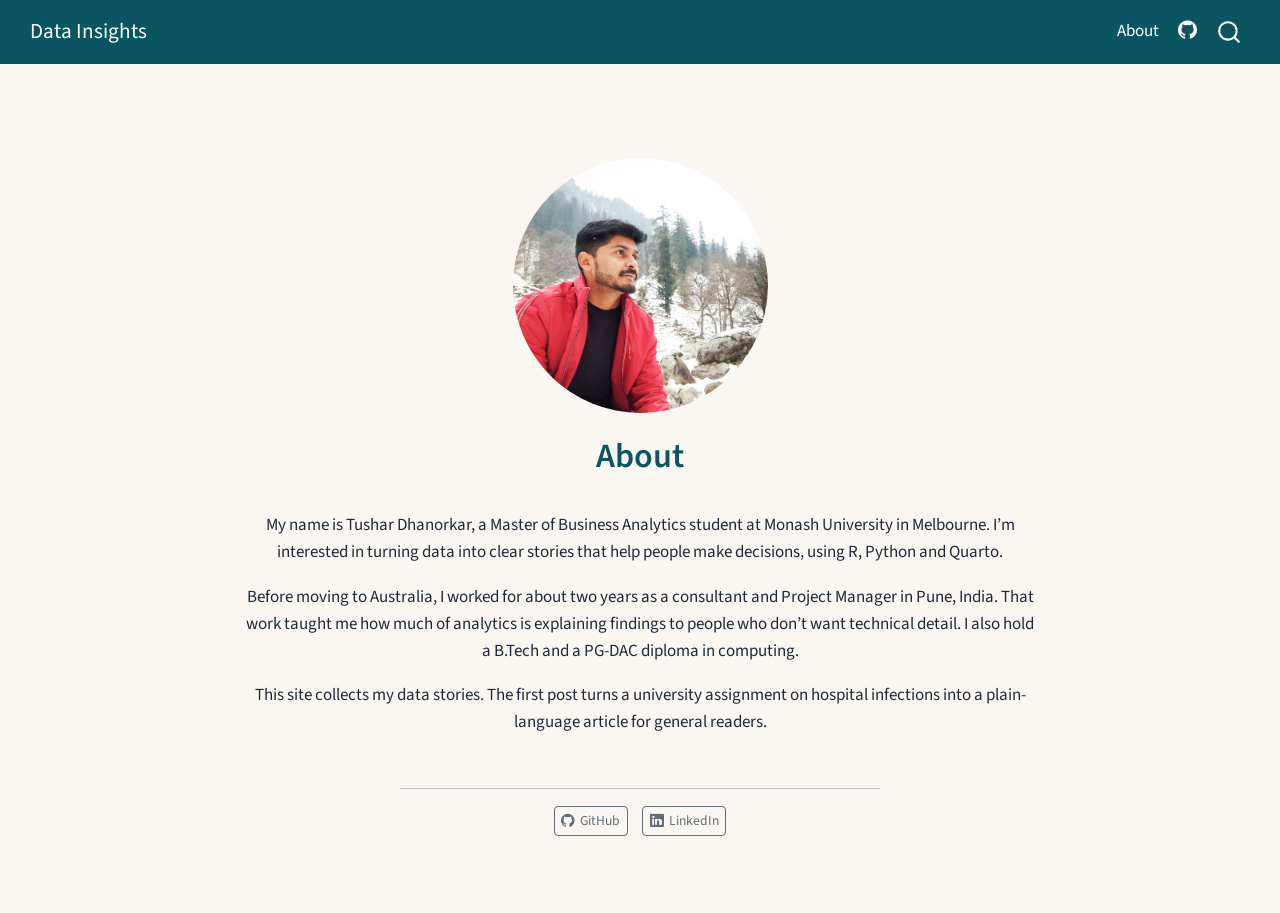
<file: docs/about.html>
<!DOCTYPE html>
<html xmlns="http://www.w3.org/1999/xhtml" lang="en" xml:lang="en"><head>

<meta charset="utf-8">
<meta name="generator" content="quarto-1.9.31">

<meta name="viewport" content="width=device-width, initial-scale=1.0, user-scalable=yes">


<title>About – Data Insights</title>
<style>
/* Default styles provided by pandoc.
** See https://pandoc.org/MANUAL.html#variables-for-html for config info.
*/
code{white-space: pre-wrap;}
span.smallcaps{font-variant: small-caps;}
div.columns{display: flex; gap: min(4vw, 1.5em);}
div.column{flex: auto; overflow-x: auto;}
div.hanging-indent{margin-left: 1.5em; text-indent: -1.5em;}
ul.task-list{list-style: none;}
ul.task-list li input[type="checkbox"] {
  width: 0.8em;
  margin: 0 0.8em 0.2em -1em; /* quarto-specific, see https://github.com/quarto-dev/quarto-cli/issues/4556 */ 
  vertical-align: middle;
}
</style>


<script src="site_libs/quarto-nav/quarto-nav.js"></script>
<script src="site_libs/quarto-nav/headroom.min.js"></script>
<script src="site_libs/clipboard/clipboard.min.js"></script>
<script src="site_libs/quarto-search/autocomplete.umd.js"></script>
<script src="site_libs/quarto-search/fuse.min.js"></script>
<script src="site_libs/quarto-search/quarto-search.js"></script>
<meta name="quarto:offset" content="./">
<script src="site_libs/quarto-html/quarto.js" type="module"></script>
<script src="site_libs/quarto-html/tabsets/tabsets.js" type="module"></script>
<script src="site_libs/quarto-html/popper.min.js"></script>
<script src="site_libs/quarto-html/tippy.umd.min.js"></script>
<link href="site_libs/quarto-html/tippy.css" rel="stylesheet">
<link href="site_libs/quarto-html/quarto-syntax-highlighting-7c69b197886ae2a34062761d21e44731.css" rel="stylesheet" id="quarto-text-highlighting-styles">
<script src="site_libs/bootstrap/bootstrap.min.js"></script>
<link href="site_libs/bootstrap/bootstrap-icons.css" rel="stylesheet">
<link href="site_libs/bootstrap/bootstrap-158031087360bce0ff56dc785ce39e06.min.css" rel="stylesheet" append-hash="true" id="quarto-bootstrap" data-mode="light">
<script id="quarto-search-options" type="application/json">{
  "location": "navbar",
  "copy-button": false,
  "collapse-after": 3,
  "panel-placement": "end",
  "type": "overlay",
  "limit": 50,
  "keyboard-shortcut": [
    "f",
    "/",
    "s"
  ],
  "show-item-context": false,
  "language": {
    "search-no-results-text": "No results",
    "search-matching-documents-text": "matching documents",
    "search-copy-link-title": "Copy link to search",
    "search-hide-matches-text": "Hide additional matches",
    "search-more-match-text": "more match in this document",
    "search-more-matches-text": "more matches in this document",
    "search-clear-button-title": "Clear",
    "search-text-placeholder": "",
    "search-detached-cancel-button-title": "Cancel",
    "search-submit-button-title": "Submit",
    "search-label": "Search"
  }
}</script>


<link rel="stylesheet" href="styles.css">
</head>

<body class="nav-fixed fullcontent quarto-light">

<div id="quarto-search-results"></div>
  <header id="quarto-header" class="headroom fixed-top">
    <nav class="navbar navbar-expand-lg " data-bs-theme="dark">
      <div class="navbar-container container-fluid">
      <div class="navbar-brand-container mx-auto">
    <a class="navbar-brand" href="./index.html">
    <span class="navbar-title">Data Insights</span>
    </a>
  </div>
            <div id="quarto-search" class="" title="Search"></div>
          <button class="navbar-toggler" type="button" data-bs-toggle="collapse" data-bs-target="#navbarCollapse" aria-controls="navbarCollapse" role="menu" aria-expanded="false" aria-label="Toggle navigation" onclick="if (window.quartoToggleHeadroom) { window.quartoToggleHeadroom(); }">
  <span class="navbar-toggler-icon"></span>
</button>
          <div class="collapse navbar-collapse" id="navbarCollapse">
            <ul class="navbar-nav navbar-nav-scroll ms-auto">
  <li class="nav-item">
    <a class="nav-link active" href="./about.html" aria-current="page"> 
<span class="menu-text">About</span></a>
  </li>  
  <li class="nav-item compact">
    <a class="nav-link" href="https://github.com/dhanorkartushar2au-lgtm"> <i class="bi bi-github" role="img">
</i> 
<span class="menu-text"></span></a>
  </li>  
</ul>
          </div> <!-- /navcollapse -->
            <div class="quarto-navbar-tools">
</div>
      </div> <!-- /container-fluid -->
    </nav>
</header>
<!-- content -->
<div id="quarto-content" class="quarto-container page-columns page-rows-contents page-layout-article page-navbar">
<!-- sidebar -->
<!-- margin-sidebar -->
    
<!-- main -->
<div class="quarto-about-jolla">
  <img src="My_profile.png" class="about-image
  round " style="height: 15em; width: 15em;">
 <header id="title-block-header" class="quarto-title-block default">
<div class="quarto-title">
<h1 class="title">About</h1>
</div>
<div class="quarto-title-meta">
  </div>
</header><main class="content" id="quarto-document-content">
<p>My name is Tushar Dhanorkar, a Master of Business Analytics student at Monash University in Melbourne. I’m interested in turning data into clear stories that help people make decisions, using R, Python and Quarto.</p>
<p>Before moving to Australia, I worked for about two years as a consultant and Project Manager in Pune, India. That work taught me how much of analytics is explaining findings to people who don’t want technical detail. I also hold a B.Tech and a PG-DAC diploma in computing.</p>
<p>This site collects my data stories. The first post turns a university assignment on hospital infections into a plain-language article for general readers.</p>


</main> 
  <hr class="about-sep">
   <div class="about-links">
  <a href="https://github.com/dhanorkartushar2au-lgtm" class="about-link" rel="" target="">
    <i class="bi bi-github"></i>
     <span class="about-link-text">GitHub</span>
  </a>
  <a href="https://linkedin.com/in/tushardhanorkar" class="about-link" rel="" target="">
    <i class="bi bi-linkedin"></i>
     <span class="about-link-text">LinkedIn</span>
  </a>
</div>
</div>
 <!-- /main -->
<script id="quarto-html-after-body" type="application/javascript">
  window.document.addEventListener("DOMContentLoaded", function (event) {
    const isCodeAnnotation = (el) => {
      for (const clz of el.classList) {
        if (clz.startsWith('code-annotation-')) {                     
          return true;
        }
      }
      return false;
    }
    const onCopySuccess = function(e) {
      // button target
      const button = e.trigger;
      // don't keep focus
      button.blur();
      // flash "checked"
      button.classList.add('code-copy-button-checked');
      var currentTitle = button.getAttribute("title");
      button.setAttribute("title", "Copied!");
      let tooltip;
      if (window.bootstrap) {
        button.setAttribute("data-bs-toggle", "tooltip");
        button.setAttribute("data-bs-placement", "left");
        button.setAttribute("data-bs-title", "Copied!");
        tooltip = new bootstrap.Tooltip(button, 
          { trigger: "manual", 
            customClass: "code-copy-button-tooltip",
            offset: [0, -8]});
        tooltip.show();    
      }
      setTimeout(function() {
        if (tooltip) {
          tooltip.hide();
          button.removeAttribute("data-bs-title");
          button.removeAttribute("data-bs-toggle");
          button.removeAttribute("data-bs-placement");
        }
        button.setAttribute("title", currentTitle);
        button.classList.remove('code-copy-button-checked');
      }, 1000);
      // clear code selection
      e.clearSelection();
    }
    const getTextToCopy = function(trigger) {
      const outerScaffold = trigger.parentElement.cloneNode(true);
      const codeEl = outerScaffold.querySelector('code');
      for (const childEl of codeEl.children) {
        if (isCodeAnnotation(childEl)) {
          childEl.remove();
        }
      }
      return codeEl.innerText;
    }
    const clipboard = new window.ClipboardJS('.code-copy-button:not([data-in-quarto-modal])', {
      text: getTextToCopy
    });
    clipboard.on('success', onCopySuccess);
    if (window.document.getElementById('quarto-embedded-source-code-modal')) {
      const clipboardModal = new window.ClipboardJS('.code-copy-button[data-in-quarto-modal]', {
        text: getTextToCopy,
        container: window.document.getElementById('quarto-embedded-source-code-modal')
      });
      clipboardModal.on('success', onCopySuccess);
    }
      var localhostRegex = new RegExp(/^(?:http|https):\/\/localhost\:?[0-9]*\//);
      var mailtoRegex = new RegExp(/^mailto:/);
        var filterRegex = new RegExp('/' + window.location.host + '/');
      var isInternal = (href) => {
          return filterRegex.test(href) || localhostRegex.test(href) || mailtoRegex.test(href);
      }
      // Inspect non-navigation links and adorn them if external
     var links = window.document.querySelectorAll('a[href]:not(.nav-link):not(.navbar-brand):not(.toc-action):not(.sidebar-link):not(.sidebar-item-toggle):not(.pagination-link):not(.no-external):not([aria-hidden]):not(.dropdown-item):not(.quarto-navigation-tool):not(.about-link)');
      for (var i=0; i<links.length; i++) {
        const link = links[i];
        if (!isInternal(link.href)) {
          // undo the damage that might have been done by quarto-nav.js in the case of
          // links that we want to consider external
          if (link.dataset.originalHref !== undefined) {
            link.href = link.dataset.originalHref;
          }
        }
      }
    function tippyHover(el, contentFn, onTriggerFn, onUntriggerFn) {
      const config = {
        allowHTML: true,
        maxWidth: 500,
        delay: 100,
        arrow: false,
        appendTo: function(el) {
            return el.parentElement;
        },
        interactive: true,
        interactiveBorder: 10,
        theme: 'quarto',
        placement: 'bottom-start',
      };
      if (contentFn) {
        config.content = contentFn;
      }
      if (onTriggerFn) {
        config.onTrigger = onTriggerFn;
      }
      if (onUntriggerFn) {
        config.onUntrigger = onUntriggerFn;
      }
      window.tippy(el, config); 
    }
    const noterefs = window.document.querySelectorAll('a[role="doc-noteref"]');
    for (var i=0; i<noterefs.length; i++) {
      const ref = noterefs[i];
      tippyHover(ref, function() {
        // use id or data attribute instead here
        let href = ref.getAttribute('data-footnote-href') || ref.getAttribute('href');
        try { href = new URL(href).hash; } catch {}
        const id = href.replace(/^#\/?/, "");
        const note = window.document.getElementById(id);
        if (note) {
          return note.innerHTML;
        } else {
          return "";
        }
      });
    }
    const xrefs = window.document.querySelectorAll('a.quarto-xref');
    const processXRef = (id, note) => {
      // Strip column container classes
      const stripColumnClz = (el) => {
        el.classList.remove("page-full", "page-columns");
        if (el.children) {
          for (const child of el.children) {
            stripColumnClz(child);
          }
        }
      }
      stripColumnClz(note)
      if (id === null || id.startsWith('sec-')) {
        // Special case sections, only their first couple elements
        const container = document.createElement("div");
        if (note.children && note.children.length > 2) {
          container.appendChild(note.children[0].cloneNode(true));
          for (let i = 1; i < note.children.length; i++) {
            const child = note.children[i];
            if (child.tagName === "P" && child.innerText === "") {
              continue;
            } else {
              container.appendChild(child.cloneNode(true));
              break;
            }
          }
          if (window.Quarto?.typesetMath) {
            window.Quarto.typesetMath(container);
          }
          return container.innerHTML
        } else {
          if (window.Quarto?.typesetMath) {
            window.Quarto.typesetMath(note);
          }
          return note.innerHTML;
        }
      } else {
        // Remove any anchor links if they are present
        const anchorLink = note.querySelector('a.anchorjs-link');
        if (anchorLink) {
          anchorLink.remove();
        }
        if (window.Quarto?.typesetMath) {
          window.Quarto.typesetMath(note);
        }
        if (note.classList.contains("callout")) {
          return note.outerHTML;
        } else {
          return note.innerHTML;
        }
      }
    }
    for (var i=0; i<xrefs.length; i++) {
      const xref = xrefs[i];
      tippyHover(xref, undefined, function(instance) {
        instance.disable();
        let url = xref.getAttribute('href');
        let hash = undefined; 
        if (url.startsWith('#')) {
          hash = url;
        } else {
          try { hash = new URL(url).hash; } catch {}
        }
        if (hash) {
          const id = hash.replace(/^#\/?/, "");
          const note = window.document.getElementById(id);
          if (note !== null) {
            try {
              const html = processXRef(id, note.cloneNode(true));
              instance.setContent(html);
            } finally {
              instance.enable();
              instance.show();
            }
          } else {
            // See if we can fetch this
            fetch(url.split('#')[0])
            .then(res => res.text())
            .then(html => {
              const parser = new DOMParser();
              const htmlDoc = parser.parseFromString(html, "text/html");
              const note = htmlDoc.getElementById(id);
              if (note !== null) {
                const html = processXRef(id, note);
                instance.setContent(html);
              } 
            }).finally(() => {
              instance.enable();
              instance.show();
            });
          }
        } else {
          // See if we can fetch a full url (with no hash to target)
          // This is a special case and we should probably do some content thinning / targeting
          fetch(url)
          .then(res => res.text())
          .then(html => {
            const parser = new DOMParser();
            const htmlDoc = parser.parseFromString(html, "text/html");
            const note = htmlDoc.querySelector('main.content');
            if (note !== null) {
              // This should only happen for chapter cross references
              // (since there is no id in the URL)
              // remove the first header
              if (note.children.length > 0 && note.children[0].tagName === "HEADER") {
                note.children[0].remove();
              }
              const html = processXRef(null, note);
              instance.setContent(html);
            } 
          }).finally(() => {
            instance.enable();
            instance.show();
          });
        }
      }, function(instance) {
      });
    }
        let selectedAnnoteEl;
        const selectorForAnnotation = ( cell, annotation) => {
          let cellAttr = 'data-code-cell="' + cell + '"';
          let lineAttr = 'data-code-annotation="' +  annotation + '"';
          const selector = 'span[' + cellAttr + '][' + lineAttr + ']';
          return selector;
        }
        const selectCodeLines = (annoteEl) => {
          const doc = window.document;
          const targetCell = annoteEl.getAttribute("data-target-cell");
          const targetAnnotation = annoteEl.getAttribute("data-target-annotation");
          const annoteSpan = window.document.querySelector(selectorForAnnotation(targetCell, targetAnnotation));
          const lines = annoteSpan.getAttribute("data-code-lines").split(",");
          const lineIds = lines.map((line) => {
            return targetCell + "-" + line;
          })
          let top = null;
          let height = null;
          let parent = null;
          if (lineIds.length > 0) {
              //compute the position of the single el (top and bottom and make a div)
              const el = window.document.getElementById(lineIds[0]);
              top = el.offsetTop;
              height = el.offsetHeight;
              parent = el.parentElement.parentElement;
            if (lineIds.length > 1) {
              const lastEl = window.document.getElementById(lineIds[lineIds.length - 1]);
              const bottom = lastEl.offsetTop + lastEl.offsetHeight;
              height = bottom - top;
            }
            if (top !== null && height !== null && parent !== null) {
              // cook up a div (if necessary) and position it 
              let div = window.document.getElementById("code-annotation-line-highlight");
              if (div === null) {
                div = window.document.createElement("div");
                div.setAttribute("id", "code-annotation-line-highlight");
                div.style.position = 'absolute';
                parent.appendChild(div);
              }
              div.style.top = top - 2 + "px";
              div.style.height = height + 4 + "px";
              div.style.left = 0;
              let gutterDiv = window.document.getElementById("code-annotation-line-highlight-gutter");
              if (gutterDiv === null) {
                gutterDiv = window.document.createElement("div");
                gutterDiv.setAttribute("id", "code-annotation-line-highlight-gutter");
                gutterDiv.style.position = 'absolute';
                const codeCell = window.document.getElementById(targetCell);
                const gutter = codeCell.querySelector('.code-annotation-gutter');
                gutter.appendChild(gutterDiv);
              }
              gutterDiv.style.top = top - 2 + "px";
              gutterDiv.style.height = height + 4 + "px";
            }
            selectedAnnoteEl = annoteEl;
          }
        };
        const unselectCodeLines = () => {
          const elementsIds = ["code-annotation-line-highlight", "code-annotation-line-highlight-gutter"];
          elementsIds.forEach((elId) => {
            const div = window.document.getElementById(elId);
            if (div) {
              div.remove();
            }
          });
          selectedAnnoteEl = undefined;
        };
          // Handle positioning of the toggle
      window.addEventListener(
        "resize",
        throttle(() => {
          elRect = undefined;
          if (selectedAnnoteEl) {
            selectCodeLines(selectedAnnoteEl);
          }
        }, 10)
      );
      function throttle(fn, ms) {
      let throttle = false;
      let timer;
        return (...args) => {
          if(!throttle) { // first call gets through
              fn.apply(this, args);
              throttle = true;
          } else { // all the others get throttled
              if(timer) clearTimeout(timer); // cancel #2
              timer = setTimeout(() => {
                fn.apply(this, args);
                timer = throttle = false;
              }, ms);
          }
        };
      }
        // Attach click handler to the DT
        const annoteDls = window.document.querySelectorAll('dt[data-target-cell]');
        for (const annoteDlNode of annoteDls) {
          annoteDlNode.addEventListener('click', (event) => {
            const clickedEl = event.target;
            if (clickedEl !== selectedAnnoteEl) {
              unselectCodeLines();
              const activeEl = window.document.querySelector('dt[data-target-cell].code-annotation-active');
              if (activeEl) {
                activeEl.classList.remove('code-annotation-active');
              }
              selectCodeLines(clickedEl);
              clickedEl.classList.add('code-annotation-active');
            } else {
              // Unselect the line
              unselectCodeLines();
              clickedEl.classList.remove('code-annotation-active');
            }
          });
        }
    const findCites = (el) => {
      const parentEl = el.parentElement;
      if (parentEl) {
        const cites = parentEl.dataset.cites;
        if (cites) {
          return {
            el,
            cites: cites.split(' ')
          };
        } else {
          return findCites(el.parentElement)
        }
      } else {
        return undefined;
      }
    };
    var bibliorefs = window.document.querySelectorAll('a[role="doc-biblioref"]');
    for (var i=0; i<bibliorefs.length; i++) {
      const ref = bibliorefs[i];
      const citeInfo = findCites(ref);
      if (citeInfo) {
        tippyHover(citeInfo.el, function() {
          var popup = window.document.createElement('div');
          citeInfo.cites.forEach(function(cite) {
            var citeDiv = window.document.createElement('div');
            citeDiv.classList.add('hanging-indent');
            citeDiv.classList.add('csl-entry');
            var biblioDiv = window.document.getElementById('ref-' + cite);
            if (biblioDiv) {
              citeDiv.innerHTML = biblioDiv.innerHTML;
            }
            popup.appendChild(citeDiv);
          });
          return popup.innerHTML;
        });
      }
    }
  });
  </script>
</div> <!-- /content -->




</body></html>
</file>
<file: docs/site_libs/quarto-html/tippy.css>
.tippy-box[data-animation=fade][data-state=hidden]{opacity:0}[data-tippy-root]{max-width:calc(100vw - 10px)}.tippy-box{position:relative;background-color:#333;color:#fff;border-radius:4px;font-size:14px;line-height:1.4;white-space:normal;outline:0;transition-property:transform,visibility,opacity}.tippy-box[data-placement^=top]>.tippy-arrow{bottom:0}.tippy-box[data-placement^=top]>.tippy-arrow:before{bottom:-7px;left:0;border-width:8px 8px 0;border-top-color:initial;transform-origin:center top}.tippy-box[data-placement^=bottom]>.tippy-arrow{top:0}.tippy-box[data-placement^=bottom]>.tippy-arrow:before{top:-7px;left:0;border-width:0 8px 8px;border-bottom-color:initial;transform-origin:center bottom}.tippy-box[data-placement^=left]>.tippy-arrow{right:0}.tippy-box[data-placement^=left]>.tippy-arrow:before{border-width:8px 0 8px 8px;border-left-color:initial;right:-7px;transform-origin:center left}.tippy-box[data-placement^=right]>.tippy-arrow{left:0}.tippy-box[data-placement^=right]>.tippy-arrow:before{left:-7px;border-width:8px 8px 8px 0;border-right-color:initial;transform-origin:center right}.tippy-box[data-inertia][data-state=visible]{transition-timing-function:cubic-bezier(.54,1.5,.38,1.11)}.tippy-arrow{width:16px;height:16px;color:#333}.tippy-arrow:before{content:"";position:absolute;border-color:transparent;border-style:solid}.tippy-content{position:relative;padding:5px 9px;z-index:1}
</file>
<file: docs/site_libs/quarto-html/quarto-syntax-highlighting-7c69b197886ae2a34062761d21e44731.css>
/* quarto syntax highlight colors */
:root {
  --quarto-hl-ot-color: #003B4F;
  --quarto-hl-at-color: #657422;
  --quarto-hl-ss-color: #20794D;
  --quarto-hl-an-color: #5E5E5E;
  --quarto-hl-fu-color: #4758AB;
  --quarto-hl-st-color: #20794D;
  --quarto-hl-cf-color: #003B4F;
  --quarto-hl-op-color: #5E5E5E;
  --quarto-hl-er-color: #AD0000;
  --quarto-hl-bn-color: #AD0000;
  --quarto-hl-al-color: #AD0000;
  --quarto-hl-va-color: #111111;
  --quarto-hl-bu-color: inherit;
  --quarto-hl-ex-color: inherit;
  --quarto-hl-pp-color: #AD0000;
  --quarto-hl-in-color: #5E5E5E;
  --quarto-hl-vs-color: #20794D;
  --quarto-hl-wa-color: #5E5E5E;
  --quarto-hl-do-color: #5E5E5E;
  --quarto-hl-im-color: #00769E;
  --quarto-hl-ch-color: #20794D;
  --quarto-hl-dt-color: #AD0000;
  --quarto-hl-fl-color: #AD0000;
  --quarto-hl-co-color: #5E5E5E;
  --quarto-hl-cv-color: #5E5E5E;
  --quarto-hl-cn-color: #8f5902;
  --quarto-hl-sc-color: #5E5E5E;
  --quarto-hl-dv-color: #AD0000;
  --quarto-hl-kw-color: #003B4F;
}

/* other quarto variables */
:root {
  --quarto-font-monospace: SFMono-Regular, Menlo, Monaco, Consolas, "Liberation Mono", "Courier New", monospace;
}

/* syntax highlight based on Pandoc's rules */
pre > code.sourceCode > span {
  color: #003B4F;
}

code.sourceCode > span {
  color: #003B4F;
}

div.sourceCode,
div.sourceCode pre.sourceCode {
  color: #003B4F;
}

/* Normal */
code span {
  color: #003B4F;
}

/* Alert */
code span.al {
  color: #AD0000;
  font-style: inherit;
}

/* Annotation */
code span.an {
  color: #5E5E5E;
  font-style: inherit;
}

/* Attribute */
code span.at {
  color: #657422;
  font-style: inherit;
}

/* BaseN */
code span.bn {
  color: #AD0000;
  font-style: inherit;
}

/* BuiltIn */
code span.bu {
  font-style: inherit;
}

/* ControlFlow */
code span.cf {
  color: #003B4F;
  font-weight: bold;
  font-style: inherit;
}

/* Char */
code span.ch {
  color: #20794D;
  font-style: inherit;
}

/* Constant */
code span.cn {
  color: #8f5902;
  font-style: inherit;
}

/* Comment */
code span.co {
  color: #5E5E5E;
  font-style: inherit;
}

/* CommentVar */
code span.cv {
  color: #5E5E5E;
  font-style: italic;
}

/* Documentation */
code span.do {
  color: #5E5E5E;
  font-style: italic;
}

/* DataType */
code span.dt {
  color: #AD0000;
  font-style: inherit;
}

/* DecVal */
code span.dv {
  color: #AD0000;
  font-style: inherit;
}

/* Error */
code span.er {
  color: #AD0000;
  font-style: inherit;
}

/* Extension */
code span.ex {
  font-style: inherit;
}

/* Float */
code span.fl {
  color: #AD0000;
  font-style: inherit;
}

/* Function */
code span.fu {
  color: #4758AB;
  font-style: inherit;
}

/* Import */
code span.im {
  color: #00769E;
  font-style: inherit;
}

/* Information */
code span.in {
  color: #5E5E5E;
  font-style: inherit;
}

/* Keyword */
code span.kw {
  color: #003B4F;
  font-weight: bold;
  font-style: inherit;
}

/* Operator */
code span.op {
  color: #5E5E5E;
  font-style: inherit;
}

/* Other */
code span.ot {
  color: #003B4F;
  font-style: inherit;
}

/* Preprocessor */
code span.pp {
  color: #AD0000;
  font-style: inherit;
}

/* SpecialChar */
code span.sc {
  color: #5E5E5E;
  font-style: inherit;
}

/* SpecialString */
code span.ss {
  color: #20794D;
  font-style: inherit;
}

/* String */
code span.st {
  color: #20794D;
  font-style: inherit;
}

/* Variable */
code span.va {
  color: #111111;
  font-style: inherit;
}

/* VerbatimString */
code span.vs {
  color: #20794D;
  font-style: inherit;
}

/* Warning */
code span.wa {
  color: #5E5E5E;
  font-style: italic;
}

.prevent-inlining {
  content: "</";
}

/*# sourceMappingURL=606289f1d48f6b05ba16068311e045b6.css.map */
</file>
<file: docs/site_libs/lightable-0.0.1/lightable.css>
/*!
 * lightable v0.0.1
 * Copyright 2020 Hao Zhu
 * Licensed under MIT (https://github.com/haozhu233/kableExtra/blob/master/LICENSE)
 */

.lightable-minimal {
  border-collapse: separate;
  border-spacing: 16px 1px;
  width: 100%;
  margin-bottom: 10px;
}

.lightable-minimal td {
  margin-left: 5px;
  margin-right: 5px;
}

.lightable-minimal th {
  margin-left: 5px;
  margin-right: 5px;
}

.lightable-minimal thead tr:last-child th {
  border-bottom: 2px solid #00000050;
  empty-cells: hide;

}

.lightable-minimal tbody tr:first-child td {
  padding-top: 0.5em;
}

.lightable-minimal.lightable-hover tbody tr:hover {
  background-color: #f5f5f5;
}

.lightable-minimal.lightable-striped tbody tr:nth-child(even) {
  background-color: #f5f5f5;
}

.lightable-classic {
  border-top: 0.16em solid #111111;
  border-bottom: 0.16em solid #111111;
  width: 100%;
  margin-bottom: 10px;
  margin: 10px 5px;
}

.lightable-classic tfoot tr td {
  border: 0;
}

.lightable-classic tfoot tr:first-child td {
  border-top: 0.14em solid #111111;
}

.lightable-classic caption {
  color: #222222;
}

.lightable-classic td {
  padding-left: 5px;
  padding-right: 5px;
  color: #222222;
}

.lightable-classic th {
  padding-left: 5px;
  padding-right: 5px;
  font-weight: normal;
  color: #222222;
}

.lightable-classic thead tr:last-child th {
  border-bottom: 0.10em solid #111111;
}

.lightable-classic.lightable-hover tbody tr:hover {
  background-color: #F9EEC1;
}

.lightable-classic.lightable-striped tbody tr:nth-child(even) {
  background-color: #f5f5f5;
}

.lightable-classic-2 {
  border-top: 3px double #111111;
  border-bottom: 3px double #111111;
  width: 100%;
  margin-bottom: 10px;
}

.lightable-classic-2 tfoot tr td {
  border: 0;
}

.lightable-classic-2 tfoot tr:first-child td {
  border-top: 3px double #111111;
}

.lightable-classic-2 caption {
  color: #222222;
}

.lightable-classic-2 td {
  padding-left: 5px;
  padding-right: 5px;
  color: #222222;
}

.lightable-classic-2 th {
  padding-left: 5px;
  padding-right: 5px;
  font-weight: normal;
  color: #222222;
}

.lightable-classic-2 tbody tr:last-child td {
  border-bottom: 3px double #111111;
}

.lightable-classic-2 thead tr:last-child th {
  border-bottom: 1px solid #111111;
}

.lightable-classic-2.lightable-hover tbody tr:hover {
  background-color: #F9EEC1;
}

.lightable-classic-2.lightable-striped tbody tr:nth-child(even) {
  background-color: #f5f5f5;
}

.lightable-material {
  min-width: 100%;
  white-space: nowrap;
  table-layout: fixed;
  font-family: Roboto, sans-serif;
  border: 1px solid #EEE;
  border-collapse: collapse;
  margin-bottom: 10px;
}

.lightable-material tfoot tr td {
  border: 0;
}

.lightable-material tfoot tr:first-child td {
  border-top: 1px solid #EEE;
}

.lightable-material th {
  height: 56px;
  padding-left: 16px;
  padding-right: 16px;
}

.lightable-material td {
  height: 52px;
  padding-left: 16px;
  padding-right: 16px;
  border-top: 1px solid #eeeeee;
}

.lightable-material.lightable-hover tbody tr:hover {
  background-color: #f5f5f5;
}

.lightable-material.lightable-striped tbody tr:nth-child(even) {
  background-color: #f5f5f5;
}

.lightable-material.lightable-striped tbody td {
  border: 0;
}

.lightable-material.lightable-striped thead tr:last-child th {
  border-bottom: 1px solid #ddd;
}

.lightable-material-dark {
  min-width: 100%;
  white-space: nowrap;
  table-layout: fixed;
  font-family: Roboto, sans-serif;
  border: 1px solid #FFFFFF12;
  border-collapse: collapse;
  margin-bottom: 10px;
  background-color: #363640;
}

.lightable-material-dark tfoot tr td {
  border: 0;
}

.lightable-material-dark tfoot tr:first-child td {
  border-top: 1px solid #FFFFFF12;
}

.lightable-material-dark th {
  height: 56px;
  padding-left: 16px;
  padding-right: 16px;
  color: #FFFFFF60;
}

.lightable-material-dark td {
  height: 52px;
  padding-left: 16px;
  padding-right: 16px;
  color: #FFFFFF;
  border-top: 1px solid #FFFFFF12;
}

.lightable-material-dark.lightable-hover tbody tr:hover {
  background-color: #FFFFFF12;
}

.lightable-material-dark.lightable-striped tbody tr:nth-child(even) {
  background-color: #FFFFFF12;
}

.lightable-material-dark.lightable-striped tbody td {
  border: 0;
}

.lightable-material-dark.lightable-striped thead tr:last-child th {
  border-bottom: 1px solid #FFFFFF12;
}

.lightable-paper {
  width: 100%;
  margin-bottom: 10px;
  color: #444;
}

.lightable-paper tfoot tr td {
  border: 0;
}

.lightable-paper tfoot tr:first-child td {
  border-top: 1px solid #00000020;
}

.lightable-paper thead tr:last-child th {
  color: #666;
  vertical-align: bottom;
  border-bottom: 1px solid #00000020;
  line-height: 1.15em;
  padding: 10px 5px;
}

.lightable-paper td {
  vertical-align: middle;
  border-bottom: 1px solid #00000010;
  line-height: 1.15em;
  padding: 7px 5px;
}

.lightable-paper.lightable-hover tbody tr:hover {
  background-color: #F9EEC1;
}

.lightable-paper.lightable-striped tbody tr:nth-child(even) {
  background-color: #00000008;
}

.lightable-paper.lightable-striped tbody td {
  border: 0;
}
</file>
<file: docs/styles.css>
:root {
  --page-bg: #faf7f2;     /* warm off-white page background */
  --ink: #1f2937;         /* body text */
  --heading: #0b5563;     /* headings, links, navbar and title banner */
  --accent: #b4400c;      /* link hover */
  --muted: #5b6470;       /* secondary text */
  --note-bg: #efe7da;     /* methods note background */
}

body {
  background-color: var(--page-bg);
  color: var(--ink);
  line-height: 1.6;
}

/* Heading colour */
h1, h2, h3, h4, .title {
  color: var(--heading);
}

/* Links */
a { color: var(--heading); }
a:hover { color: var(--accent); }

/* Navbar: teal bar with white text */
header#quarto-header .navbar {
  background-color: var(--heading);
}
header#quarto-header .navbar .navbar-brand,
header#quarto-header .navbar .nav-link,
header#quarto-header .navbar .bi {
  color: #ffffff;
}
header#quarto-header .navbar .nav-link:hover {
  color: #ffd9a8;
}
header#quarto-header .navbar .navbar-toggler-icon {
  filter: invert(1);   /* keeps the mobile menu icon visible on teal */
}

/* Title banner (used on blog post and listing pages) */
.quarto-title-banner {
  background-color: var(--heading);
}
.quarto-title-banner,
.quarto-title-banner * {
  color: #ffffff;
}

/* Key result: the one thing that should attract attention */
.finding {
  border-left: 6px solid var(--heading);
  background-color: #ffffff;
  margin: 1.5rem 0;
  padding: 0.5rem 1rem;
  font-size: 1.1rem;
}

/* Methods and limitations: visible but secondary */
.methods-note {
  background-color: var(--note-bg);
  color: var(--muted);
  border-radius: 4px;
  margin: 1.5rem 0;
  padding: 0.5rem 1rem;
  font-size: 0.95rem;
}

/* Search icon*/
header#quarto-header #quarto-search .aa-DetachedSearchButton,
header#quarto-header #quarto-search .aa-DetachedSearchButtonIcon,
header#quarto-header #quarto-search .aa-SubmitIcon {
  color: #ffffff;
  fill: #ffffff;
}
/* Title banner heading: white so it reads on the teal banner */
.quarto-title-banner .title {
  color: #ffffff;
}
</file>
